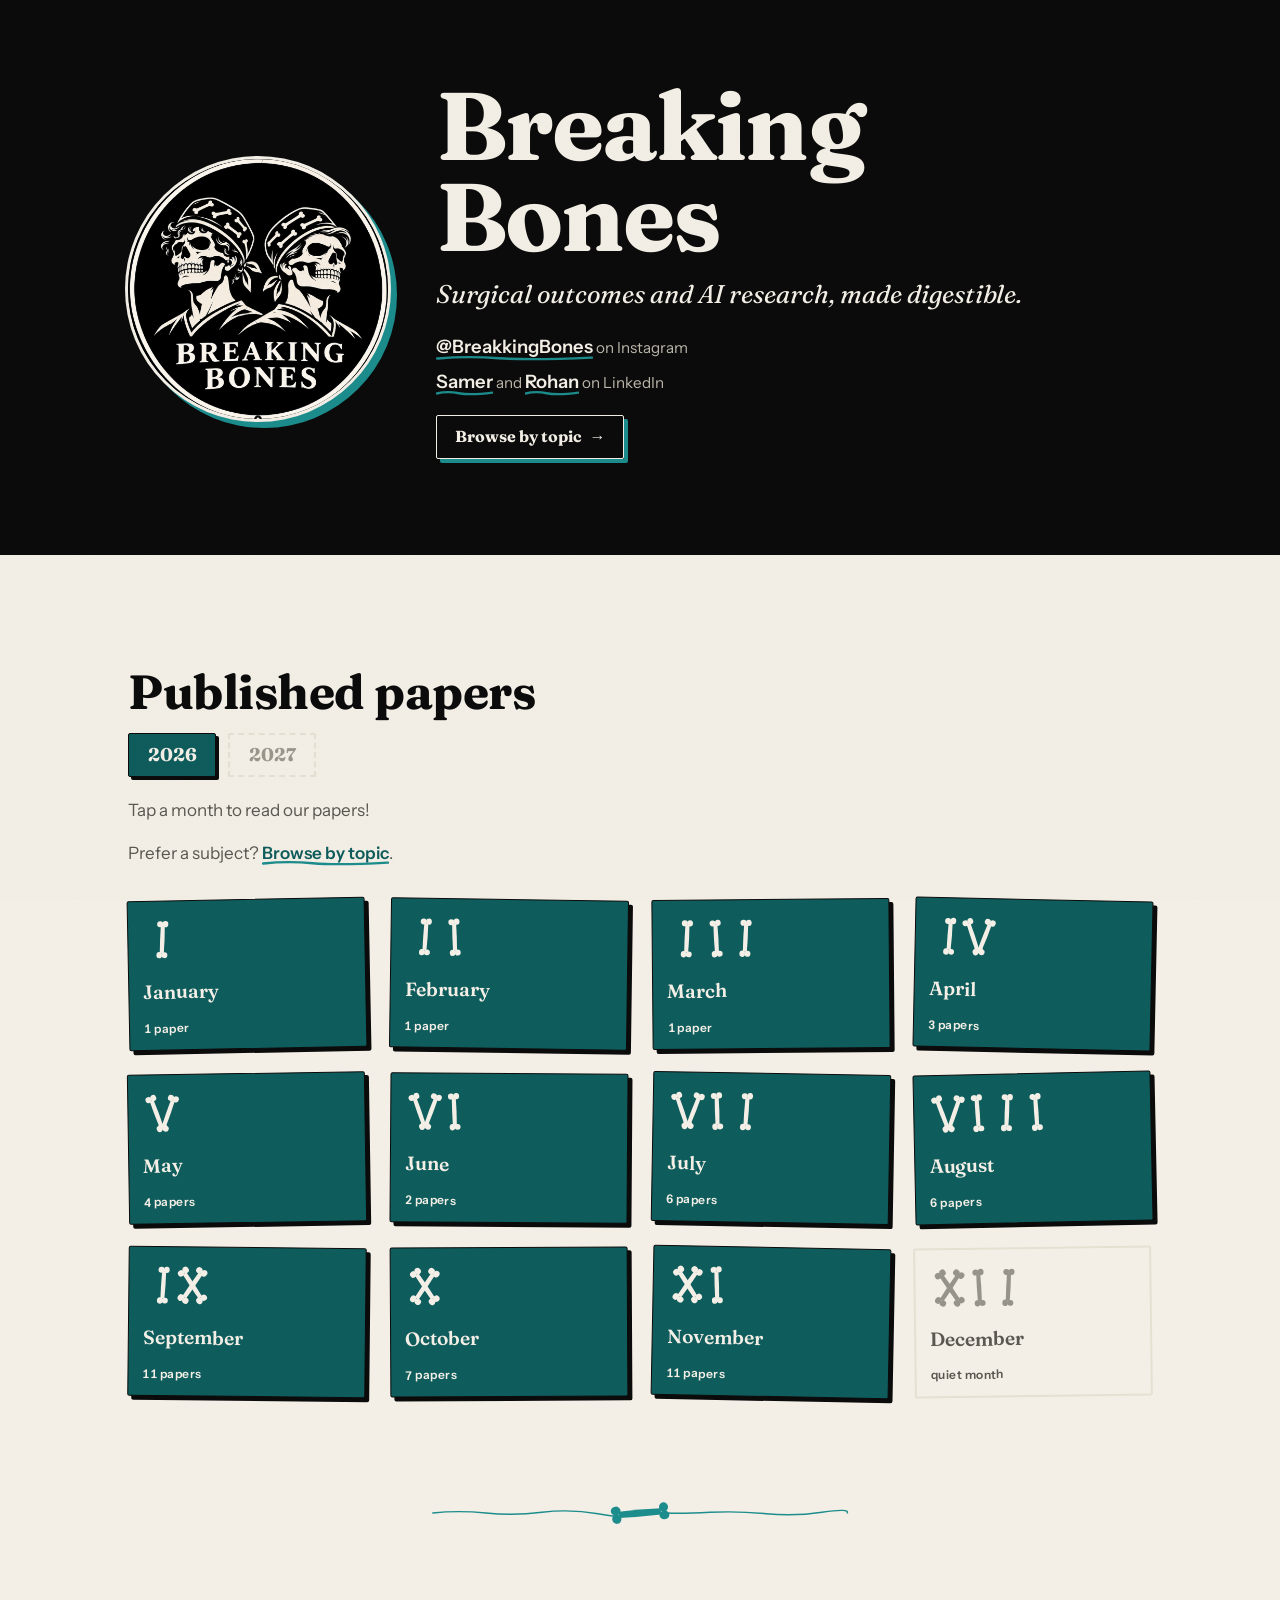
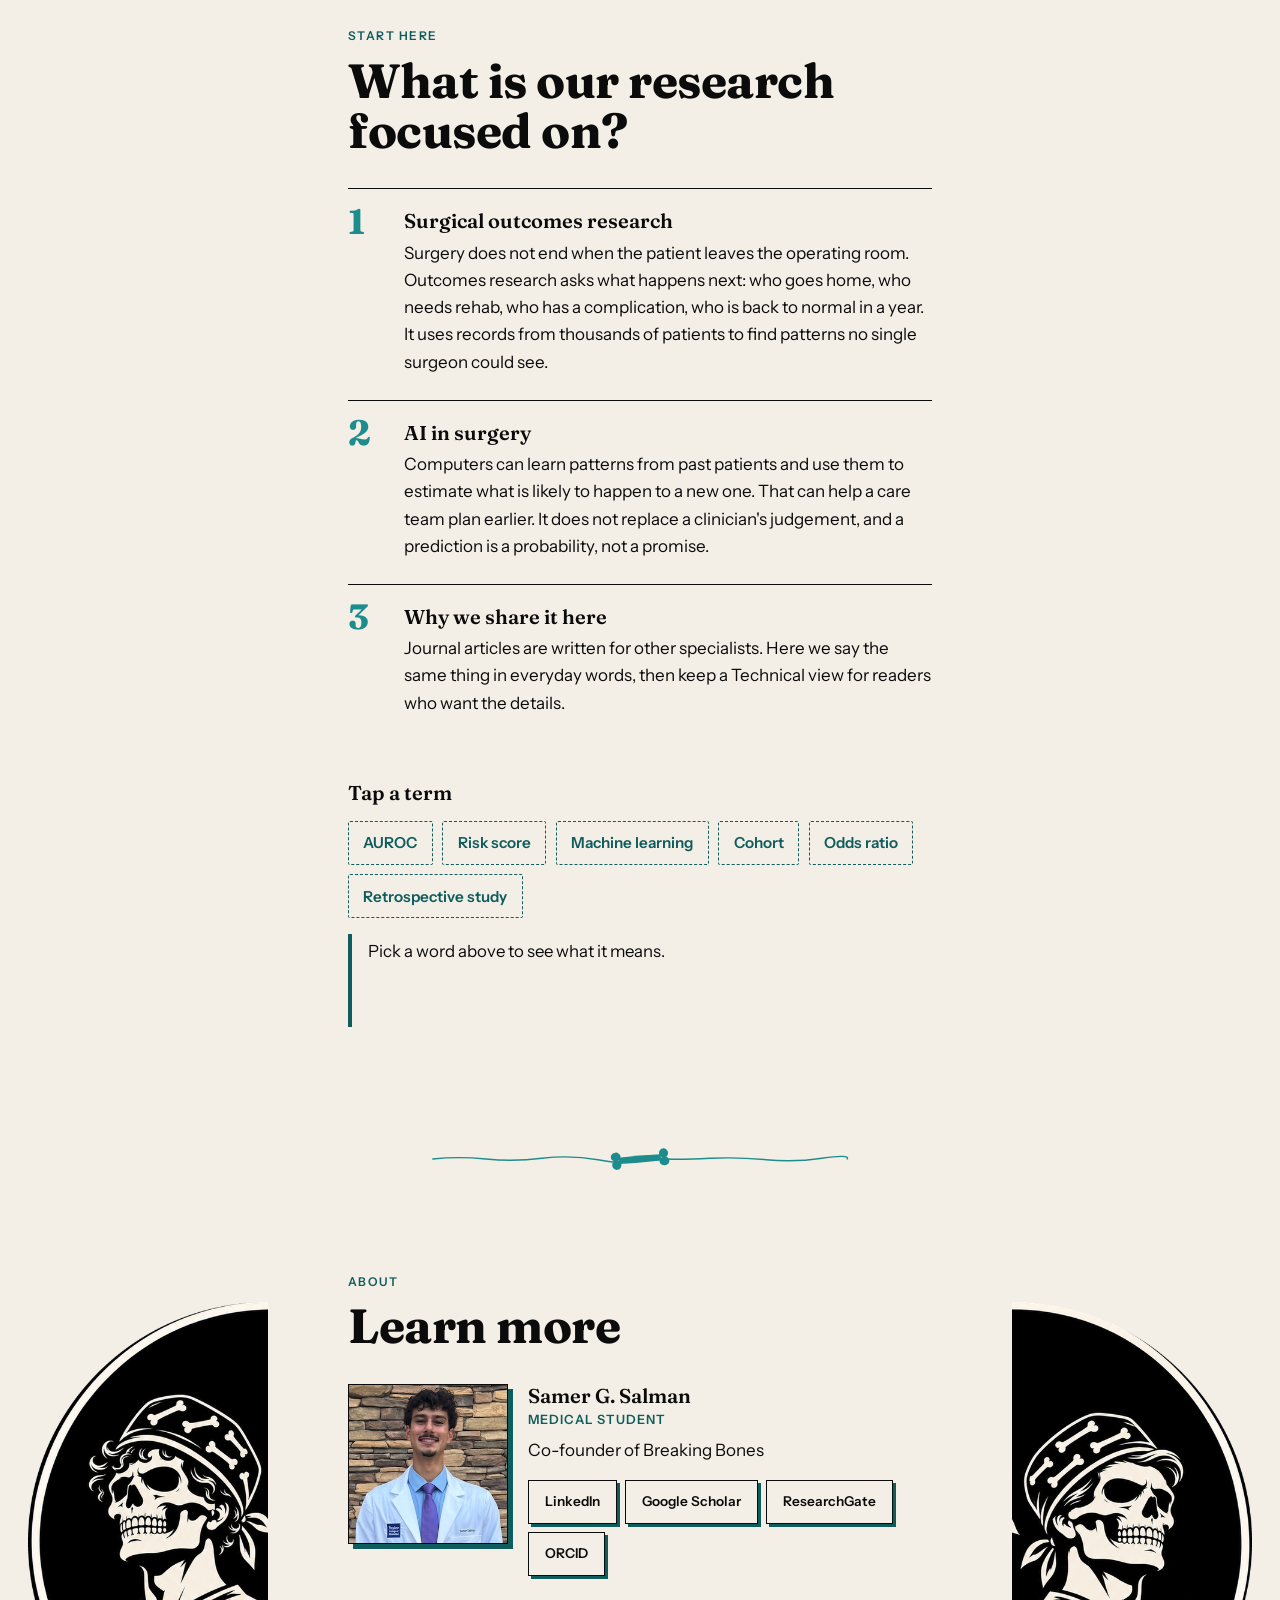
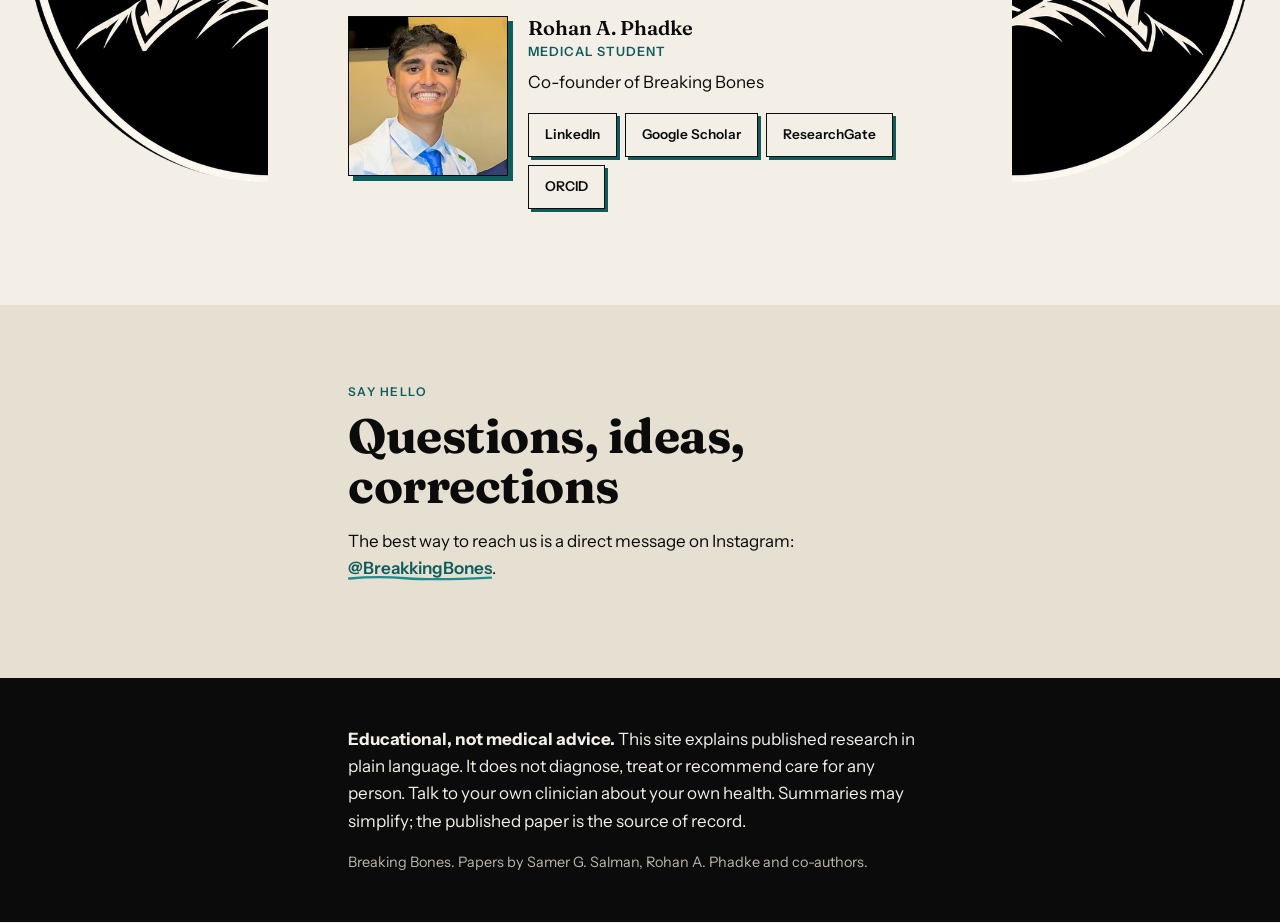
<file: index.html>
<!DOCTYPE html>
<html lang="en">
<head>
<meta charset="utf-8">
<meta name="viewport" content="width=device-width, initial-scale=1, viewport-fit=cover">
<title>Breaking Bones | Surgical outcomes and AI research, made digestible</title>
<meta name="description" content="Plain-English stories from the published surgical outcomes and AI research of Samer G. Salman and Rohan A. Phadke. Find us on Instagram @BreakkingBones.">
<meta name="theme-color" content="#0B0B0B">
<link rel="icon" href="assets/favicon.ico" sizes="any">
<link rel="icon" type="image/png" sizes="32x32" href="assets/favicon-32.png">
<link rel="apple-touch-icon" href="assets/apple-touch-icon-180.png">
<meta property="og:type" content="website">
<meta property="og:title" content="Breaking Bones">
<meta property="og:description" content="Surgical outcomes and AI research, made digestible.">
<meta property="og:url" content="https://samersalman.github.io/samer-rohan-breaking-bones/">
<meta property="og:image" content="https://samersalman.github.io/samer-rohan-breaking-bones/assets/og-image.png">
<meta property="og:image:width" content="1200">
<meta property="og:image:height" content="630">
<meta property="og:image:alt" content="Breaking Bones logo: two skulls in scrub caps">
<meta name="twitter:card" content="summary_large_image">
<meta name="twitter:image" content="https://samersalman.github.io/samer-rohan-breaking-bones/assets/og-image.png">
<link rel="canonical" href="https://samersalman.github.io/samer-rohan-breaking-bones/">
<link rel="preload" href="assets/fonts/fraunces-latin-wght-normal.woff2" as="font" type="font/woff2" crossorigin>
<link rel="stylesheet" href="css/style.css">
<link rel="stylesheet" href="css/topics.css">
<script src="js/app.js" defer></script>
<script src="js/hunt.js" defer></script>
</head>
<body>
<a class="skip" href="#calendar-heading">Skip to the calendar</a>
<div id="page">
<header class="hero">
  <div class="wrap hero-inner">
    <button type="button" class="hero-logo egg" id="egg" aria-label="Breaking Bones logo: two skulls in scrub caps">
      <img class="half half-l" src="assets/logo-circle.png" alt="" width="220" height="220" fetchpriority="high">
      <img class="half half-r" src="assets/logo-circle.png" alt="" width="220" height="220">
      <svg class="cracks" viewBox="0 0 100 100" aria-hidden="true" focusable="false"><g class="c-ink"><path class="cm" pathLength="100" d="M52 0 L47 11 L55 22 L46 34 L54 46 L45 58 L56 70 L47 82 L53 92 L50 100"/><path class="cb" data-at="2" pathLength="1" d="M55 22 L63 18 L69 21"/><path class="cb" data-at="3" pathLength="1" d="M46 34 L38 30 L32 35"/><path class="cb" data-at="4" pathLength="1" d="M54 46 L62 50 L68 47"/><path class="cb" data-at="5" pathLength="1" d="M45 58 L37 63 L30 61"/><path class="cb" data-at="6" pathLength="1" d="M56 70 L64 75 L70 73"/></g><g class="c-bone"><path class="cm" pathLength="100" d="M52 0 L47 11 L55 22 L46 34 L54 46 L45 58 L56 70 L47 82 L53 92 L50 100"/><path class="cb" data-at="2" pathLength="1" d="M55 22 L63 18 L69 21"/><path class="cb" data-at="3" pathLength="1" d="M46 34 L38 30 L32 35"/><path class="cb" data-at="4" pathLength="1" d="M54 46 L62 50 L68 47"/><path class="cb" data-at="5" pathLength="1" d="M45 58 L37 63 L30 61"/><path class="cb" data-at="6" pathLength="1" d="M56 70 L64 75 L70 73"/></g></svg>
    </button>
    <div class="hero-text">
      <h1>Breaking Bones</h1>
      <p class="tagline">Surgical outcomes and AI research, made digestible.</p>
      <p class="handle"><a href="https://www.instagram.com/breakkingbones/" target="_blank" rel="noopener">@BreakkingBones</a> <span>on Instagram</span></p>
      <p class="handle hero-linkedin"><a href="https://www.linkedin.com/in/samer-g-salman/" target="_blank" rel="noopener">Samer</a> <span>and</span> <a href="https://www.linkedin.com/in/rohanphadke/" target="_blank" rel="noopener">Rohan</a> <span>on LinkedIn</span></p>
      <p class="topics-cta"><a class="btn-topics" href="topics.html">Browse by topic <span aria-hidden="true">&rarr;</span></a></p>
    </div>
  </div>
</header>

<main id="main">
<section class="calendar-section" aria-labelledby="calendar-heading">
  <div class="wrap wide">
    <h2 id="calendar-heading">Published papers</h2>
    <div class="year-switch" role="group" aria-label="Year">
      <button type="button" id="year-label" class="year-btn" aria-pressed="true">2026</button>
      <button type="button" class="year-btn" disabled aria-label="2027, coming soon">2027</button>
    </div>
    <p class="lede">Tap a month to read our papers!</p>
    <p class="lede topics-link">Prefer a subject? <a href="topics.html">Browse by topic</a>.</p>
    <div id="calendar" class="calendar" role="list" aria-label="Months"></div>
    <p id="data-error" class="data-error" hidden>We could not load the papers just now. Please refresh in a moment.</p>
    <p id="preview-note" class="preview-note" hidden>Preview mode: draft summaries are visible and marked DRAFT. They have not been checked by the authors.</p>
  </div>
</section>

<div class="divider" aria-hidden="true"></div>

<section class="start" id="start" aria-labelledby="start-heading">
  <div class="wrap">
    <p class="eyebrow">Start here</p>
    <h2 id="start-heading">What is our research focused on?</h2>
    <ol class="steps">
      <li><h3>Surgical outcomes research</h3><p>Surgery does not end when the patient leaves the operating room. Outcomes research asks what happens next: who goes home, who needs rehab, who has a complication, who is back to normal in a year. It uses records from thousands of patients to find patterns no single surgeon could see.</p></li>
      <li><h3>AI in surgery</h3><p>Computers can learn patterns from past patients and use them to estimate what is likely to happen to a new one. That can help a care team plan earlier. It does not replace a clinician's judgement, and a prediction is a probability, not a promise.</p></li>
      <li><h3>Why we share it here</h3><p>Journal articles are written for other specialists. Here we say the same thing in everyday words, then keep a Technical view for readers who want the details.</p></li>
    </ol>
    <h3 class="gloss-title" id="gloss-title">Tap a term</h3>
    <div class="glossary" id="glossary" aria-labelledby="gloss-title"></div>
    <p class="gloss-def" id="gloss-def" role="status" aria-live="polite">Pick a word above to see what it means.</p>
  </div>
</section>

<div class="divider" aria-hidden="true"></div>

<section class="about" id="about" aria-labelledby="about-heading">
  <div class="wrap">
    <p class="eyebrow">About</p>
    <h2 id="about-heading">Learn more</h2>
    <div class="people">
      <article class="person">
        <img src="headshots/samer.jpg" alt="Headshot of Samer G. Salman" width="240" height="240" loading="lazy" data-fallback="assets/headshots-placeholder/samer.svg">
        <div>
          <h3>Samer G. Salman</h3>
          <p class="role">Medical Student</p>
          <p>Co-founder of Breaking Bones</p>
          <p class="profile-links" aria-label="Samer's profiles">
            <a class="btn" href="https://www.linkedin.com/in/samer-g-salman/" target="_blank" rel="noopener">LinkedIn</a>
            <a class="btn" href="https://scholar.google.com/citations?hl=en&amp;user=MxS5ruAAAAAJ" target="_blank" rel="noopener">Google Scholar</a>
            <a class="btn" href="https://www.researchgate.net/profile/Samer-Salman-3" target="_blank" rel="noopener">ResearchGate</a>
            <a class="btn" href="https://orcid.org/0009-0007-9897-4071" target="_blank" rel="noopener">ORCID</a>
          </p>
        </div>
      </article>
      <article class="person">
        <img src="headshots/rohan.jpg" alt="Headshot of Rohan A. Phadke" width="240" height="240" loading="lazy" data-fallback="assets/headshots-placeholder/rohan.svg">
        <div>
          <h3>Rohan A. Phadke</h3>
          <p class="role">Medical Student</p>
          <p>Co-founder of Breaking Bones</p>
          <p class="profile-links" aria-label="Rohan's profiles">
            <a class="btn" href="https://www.linkedin.com/in/rohanphadke/" target="_blank" rel="noopener">LinkedIn</a>
            <a class="btn" href="https://scholar.google.com/citations?hl=en&amp;user=DhprjK4AAAAJ" target="_blank" rel="noopener">Google Scholar</a>
            <a class="btn" href="https://www.researchgate.net/profile/Rohan-Phadke-6" target="_blank" rel="noopener">ResearchGate</a>
            <a class="btn" href="https://orcid.org/0000-0002-8611-6711" target="_blank" rel="noopener">ORCID</a>
          </p>
        </div>
      </article>
    </div>
  </div>
</section>

<section class="contact" id="contact" aria-labelledby="contact-heading">
  <div class="wrap">
    <p class="eyebrow">Say hello</p>
    <h2 id="contact-heading">Questions, ideas, corrections</h2>
    <p>The best way to reach us is a direct message on Instagram: <a href="https://www.instagram.com/breakkingbones/" target="_blank" rel="noopener">@BreakkingBones</a>.</p>
  </div>
</section>
</main>

<footer class="site-footer">
  <div class="wrap">
    <p><strong>Educational, not medical advice.</strong> This site explains published research in plain language. It does not diagnose, treat or recommend care for any person. Talk to your own clinician about your own health. Summaries may simplify; the published paper is the source of record.</p>
    <p class="small">Breaking Bones. Papers by Samer G. Salman, Rohan A. Phadke and co-authors.</p>
  </div>
</footer>
</div>

<section id="month-view" class="month-view" role="dialog" aria-modal="true" aria-labelledby="month-title" hidden></section>
<div id="live" class="sr-only" aria-live="polite"></div>
<aside id="hunt" class="hunt" aria-labelledby="hunt-title" hidden></aside>
<button type="button" id="hunt-pill" class="hunt-pill" hidden></button>
</body>
</html>
</file>
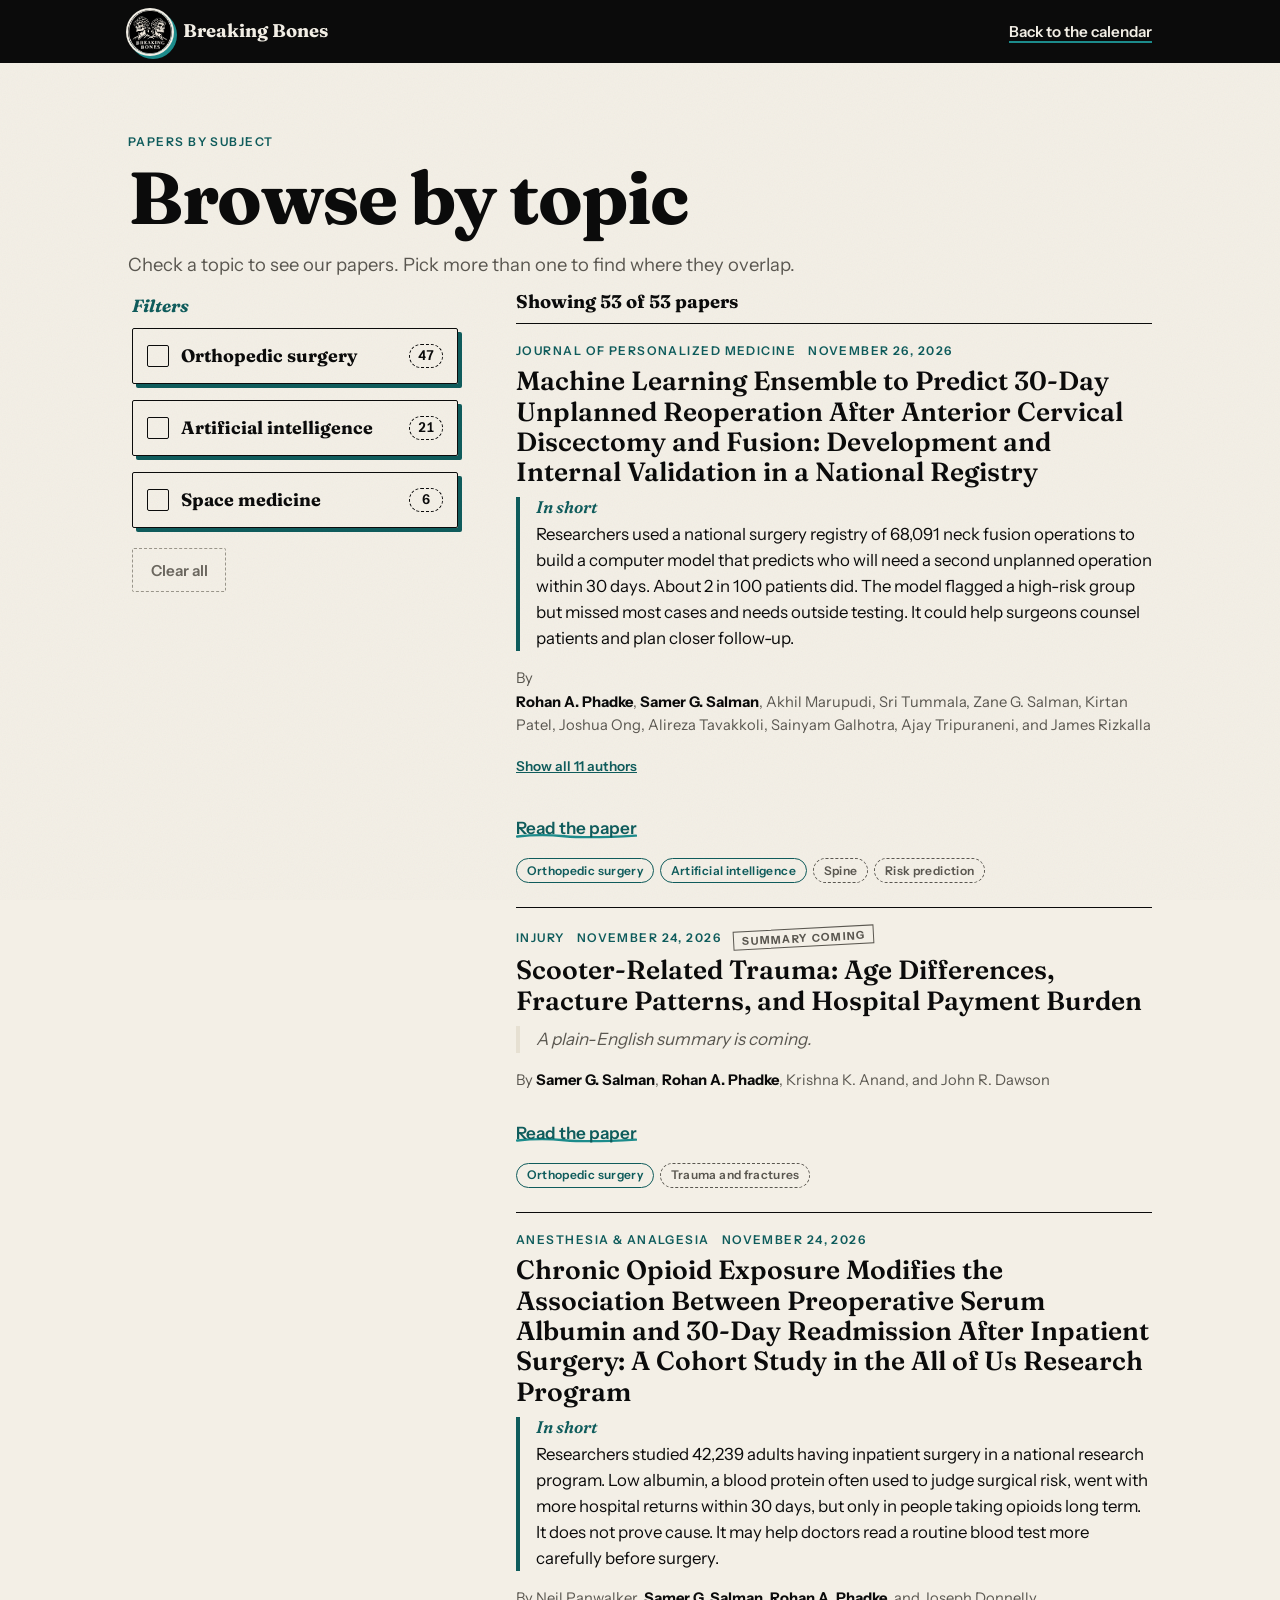
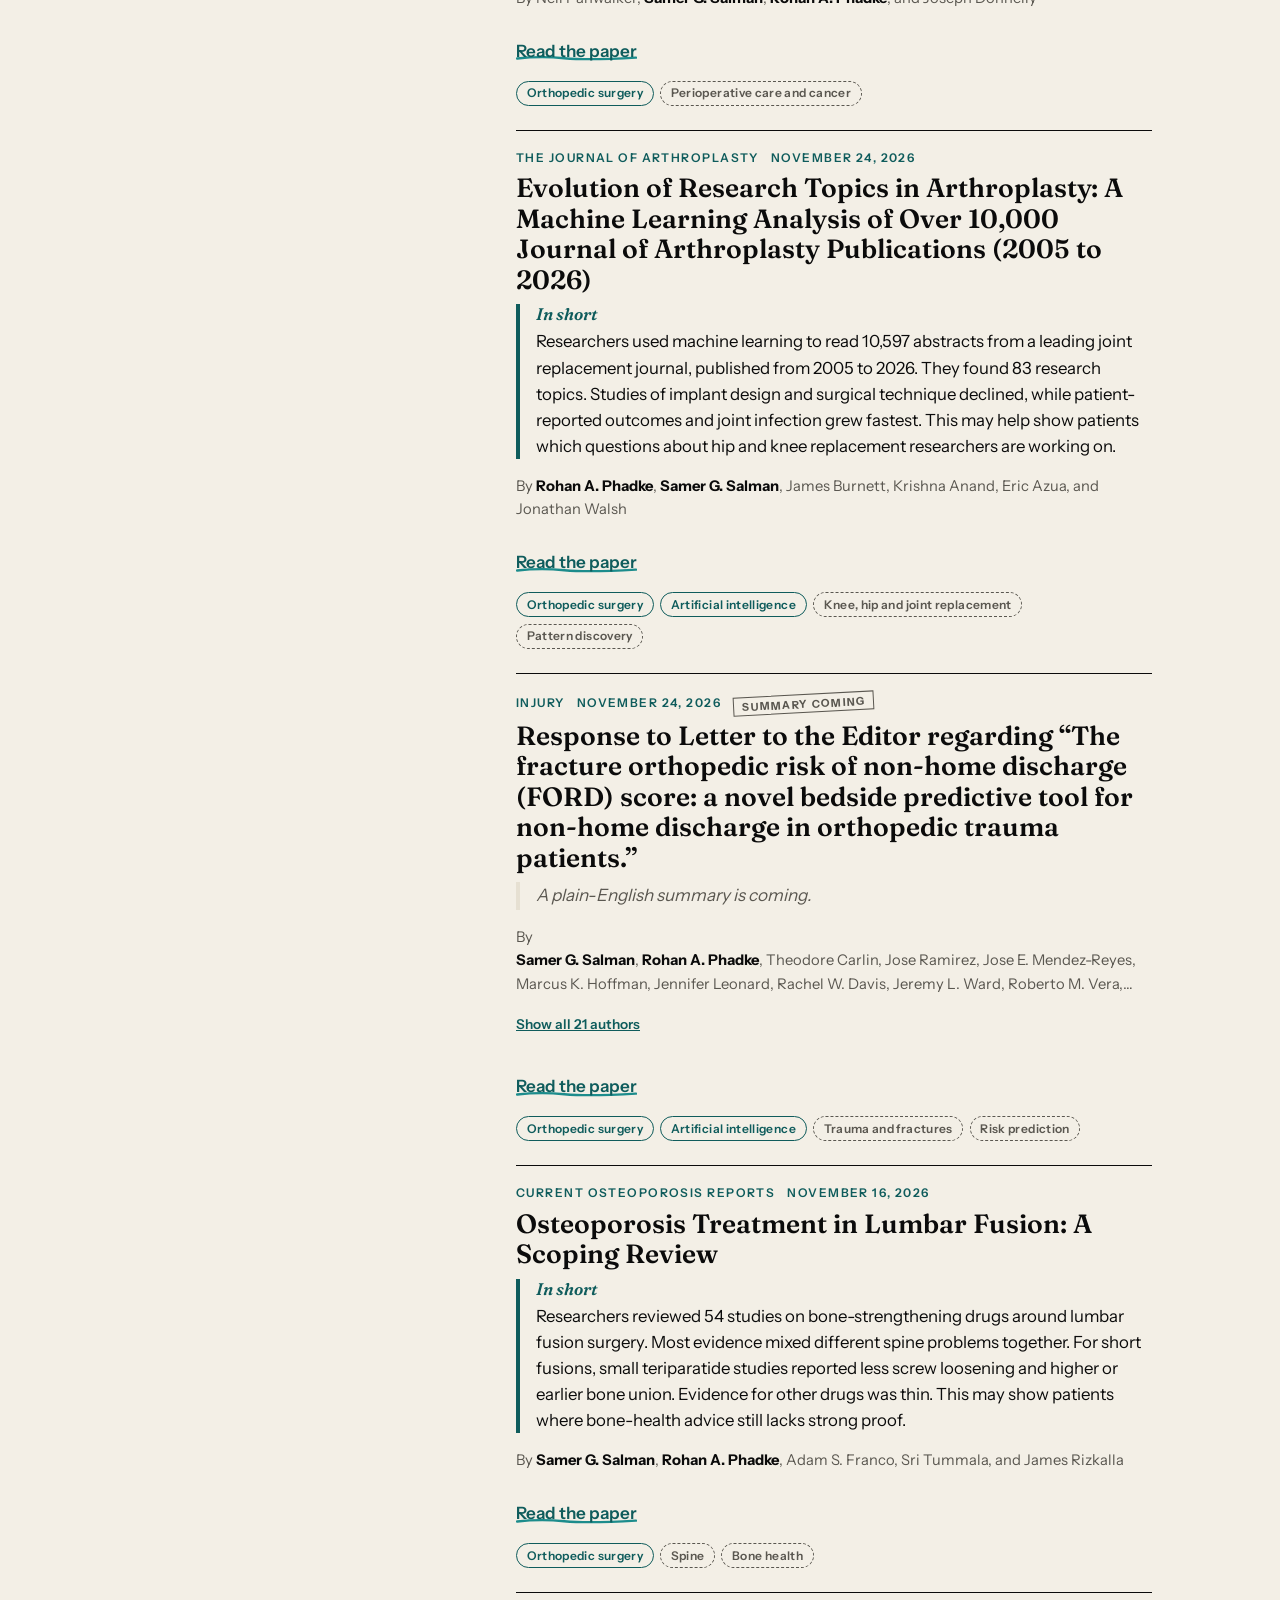
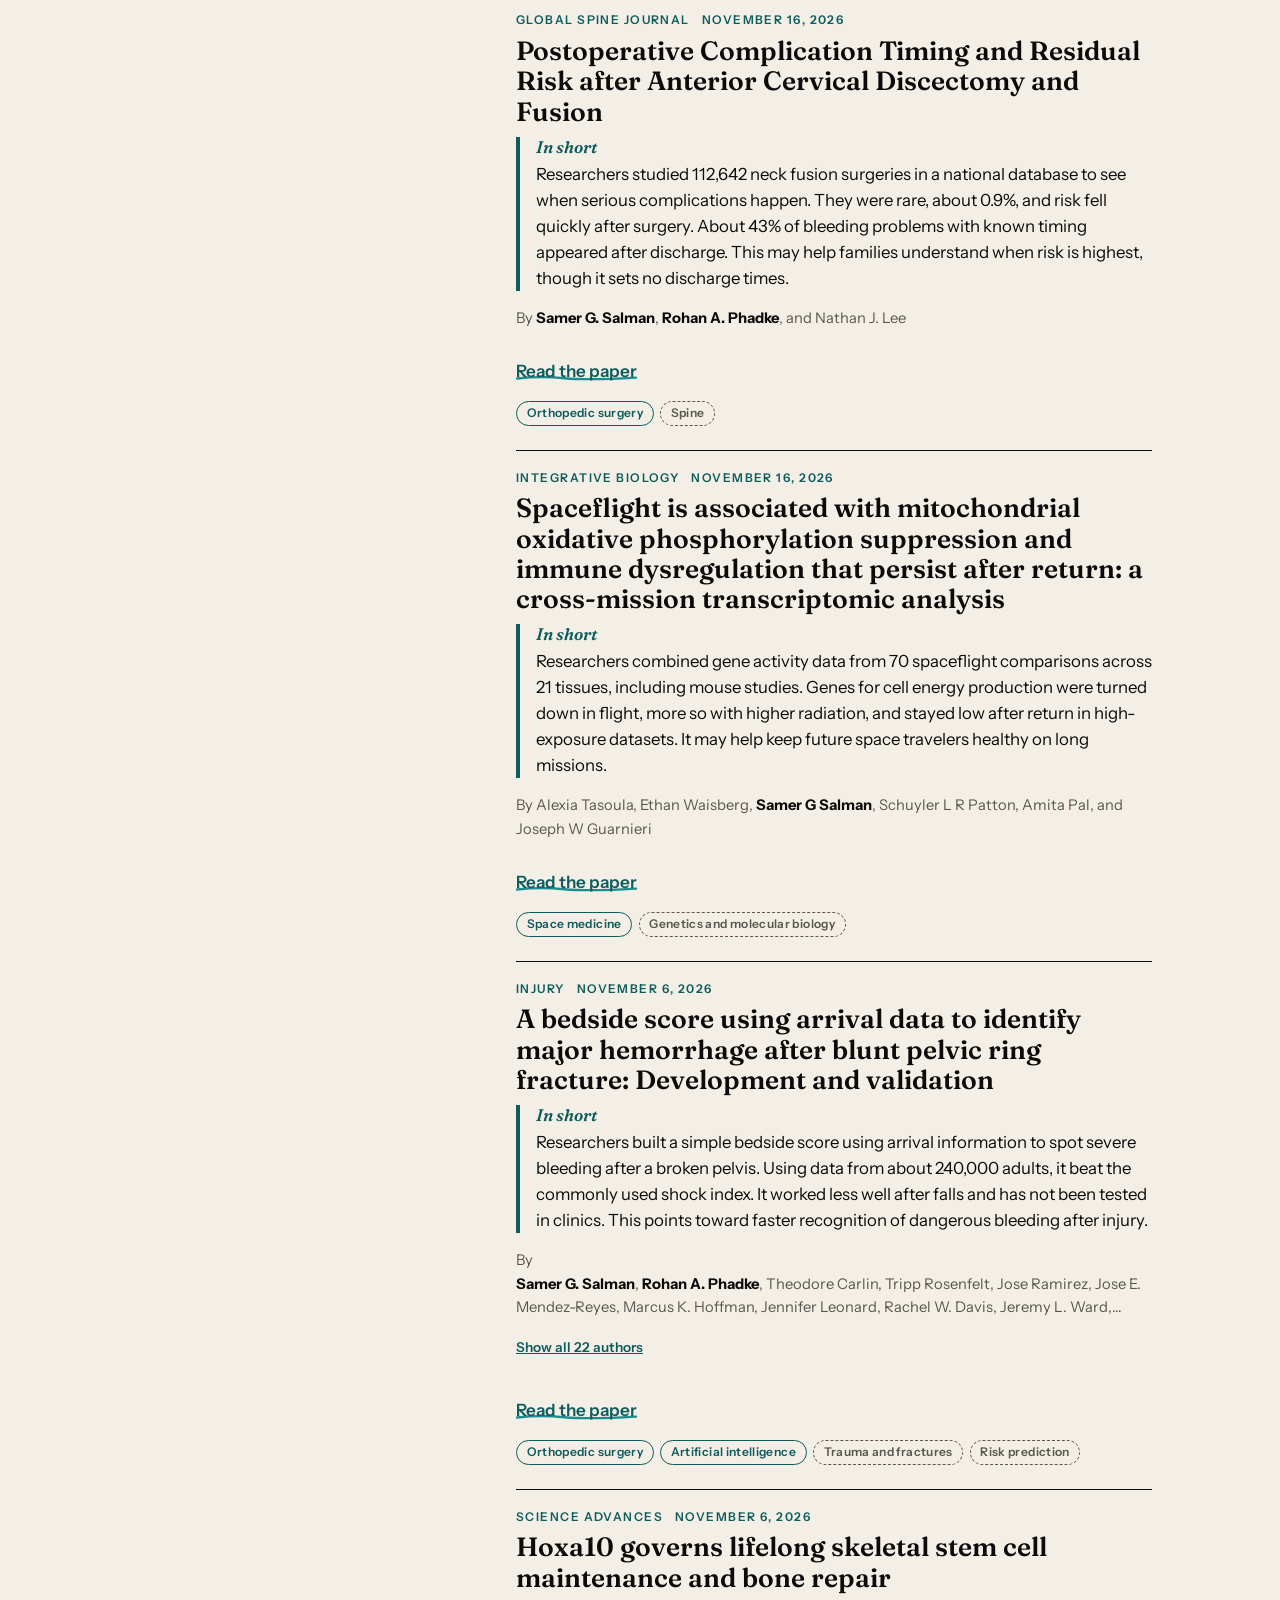
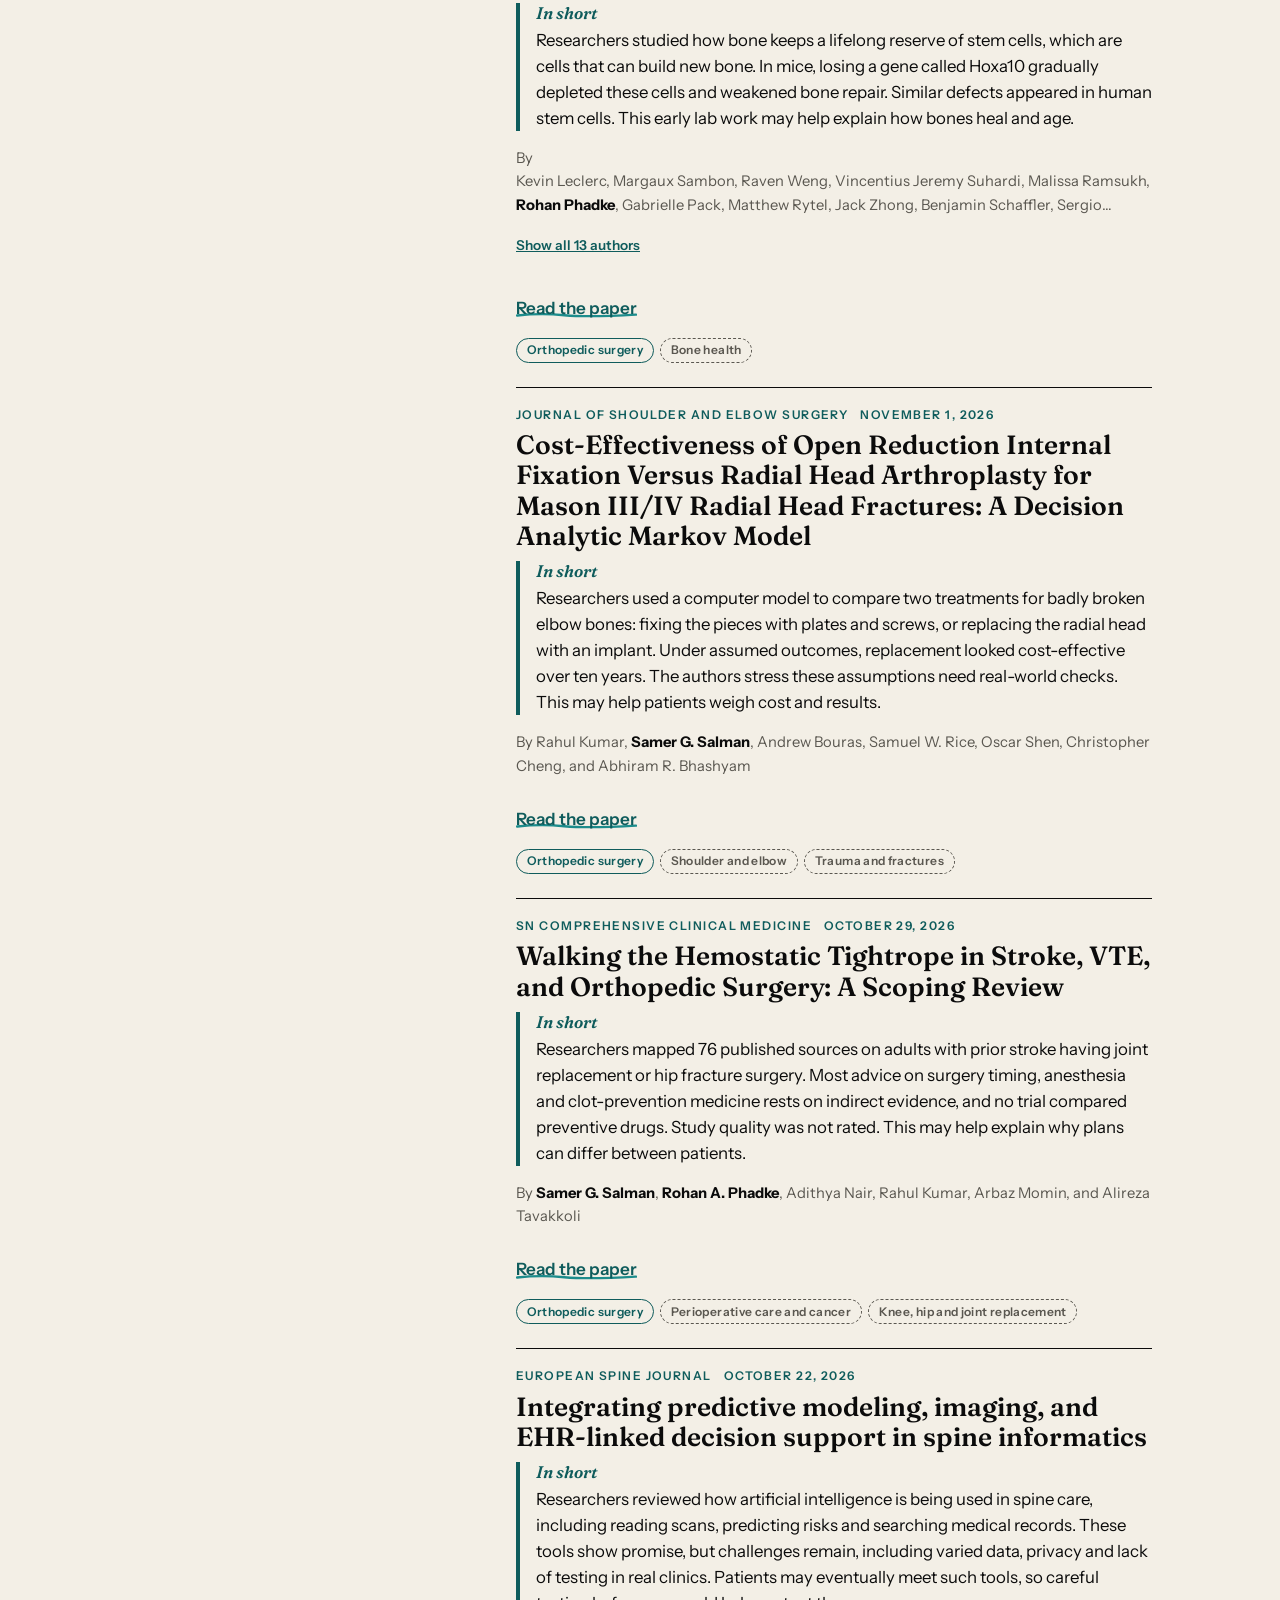
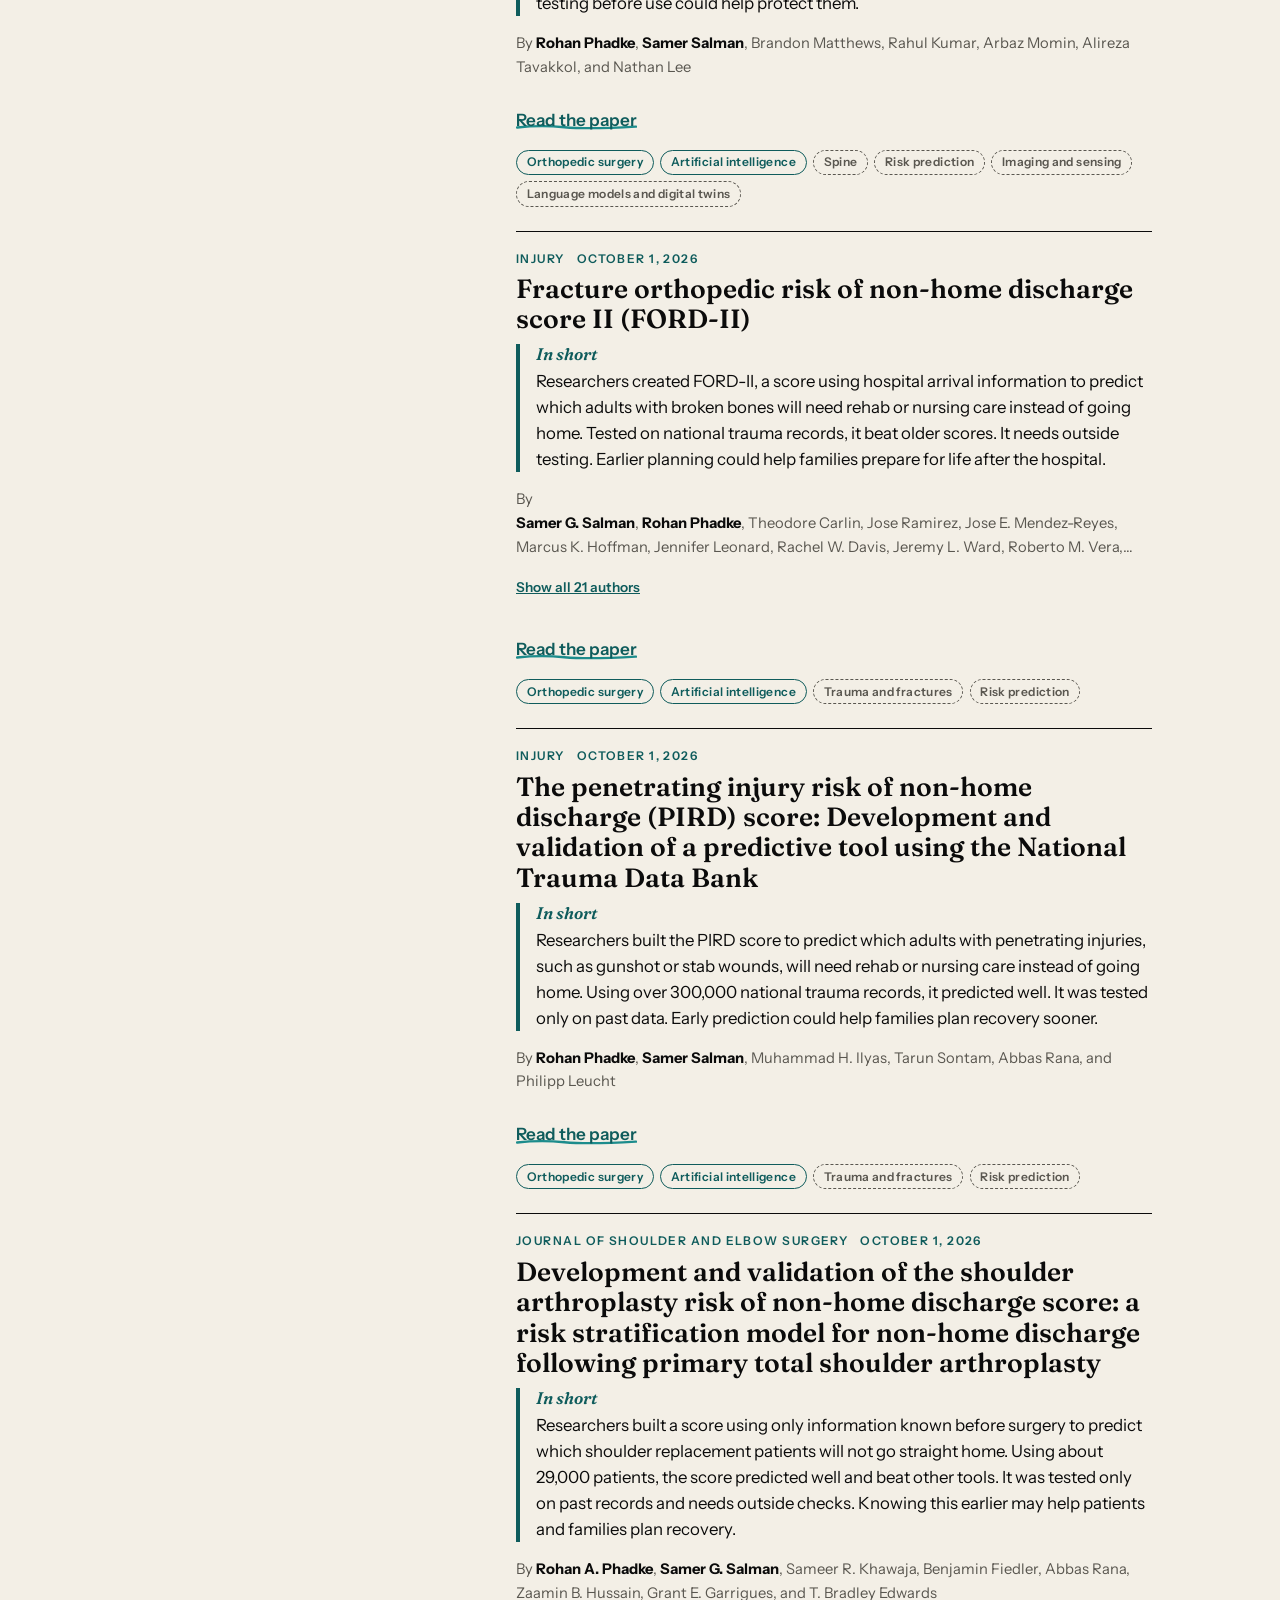
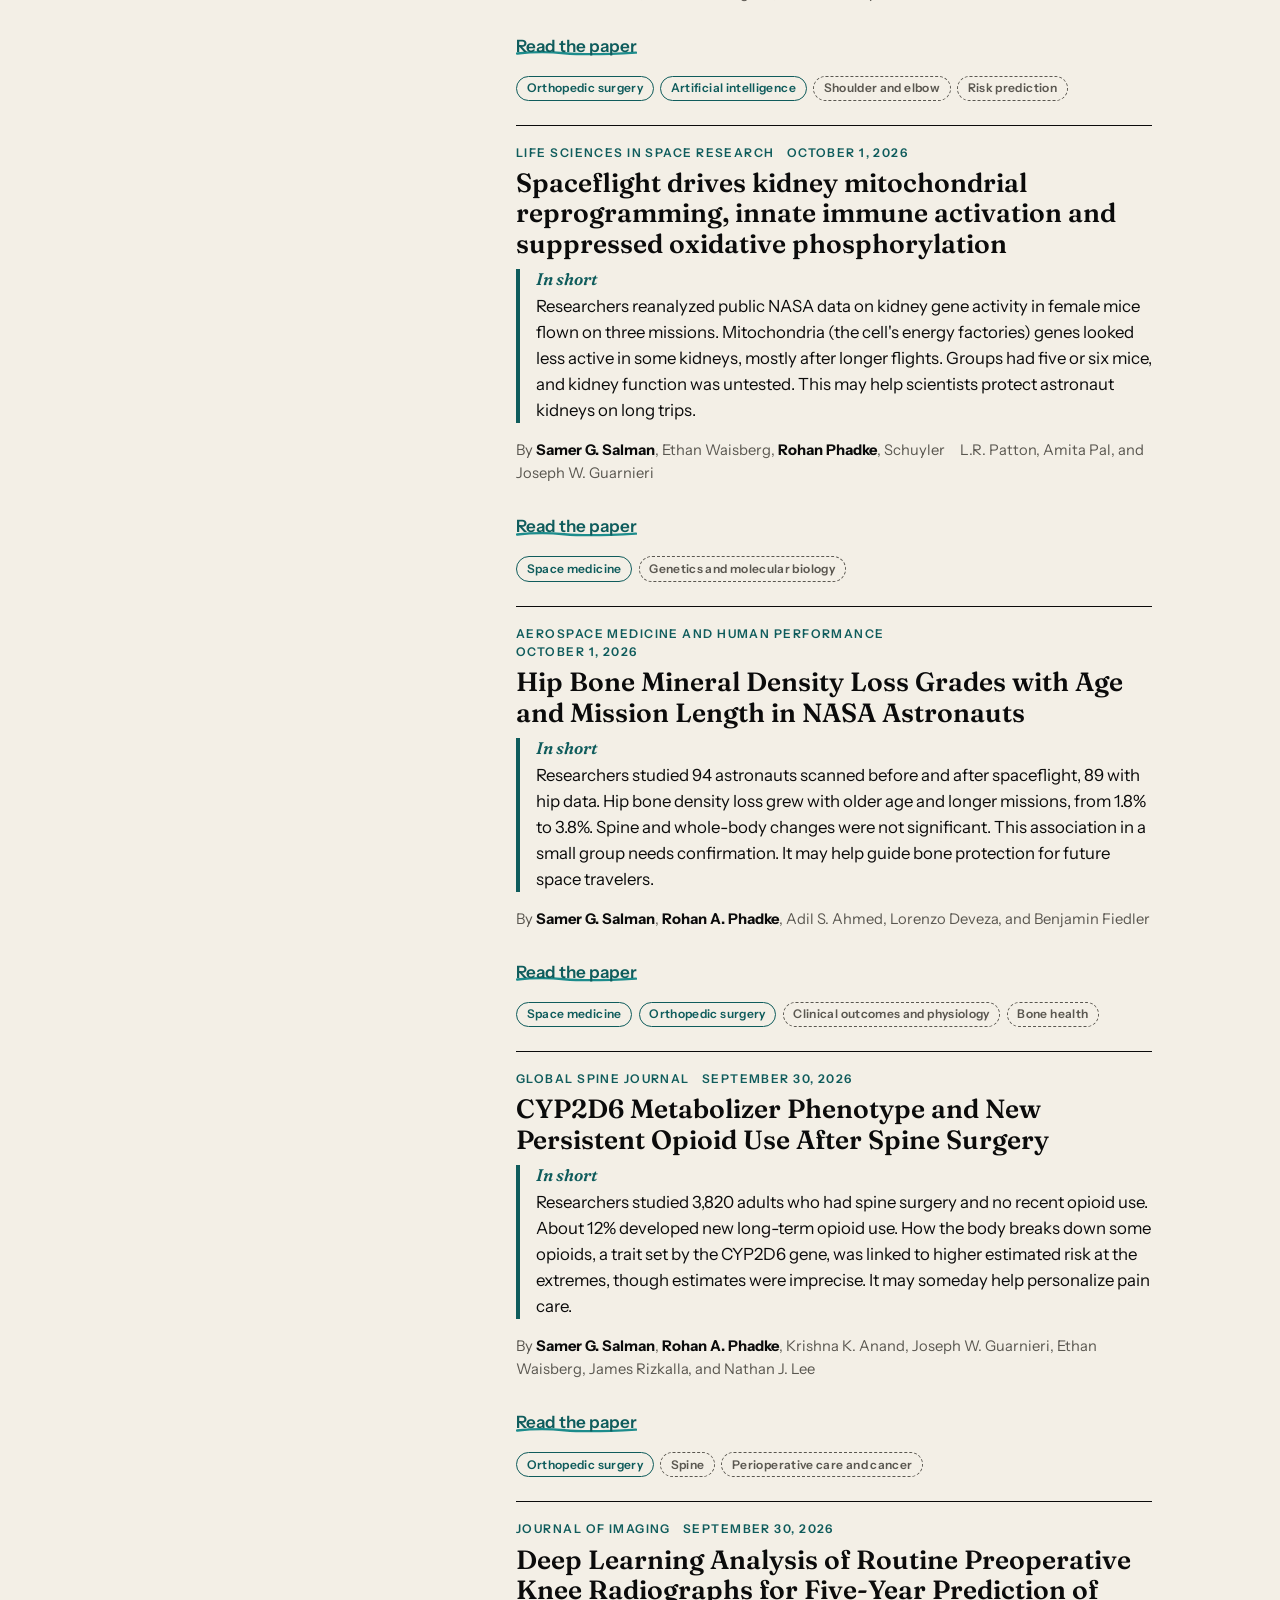
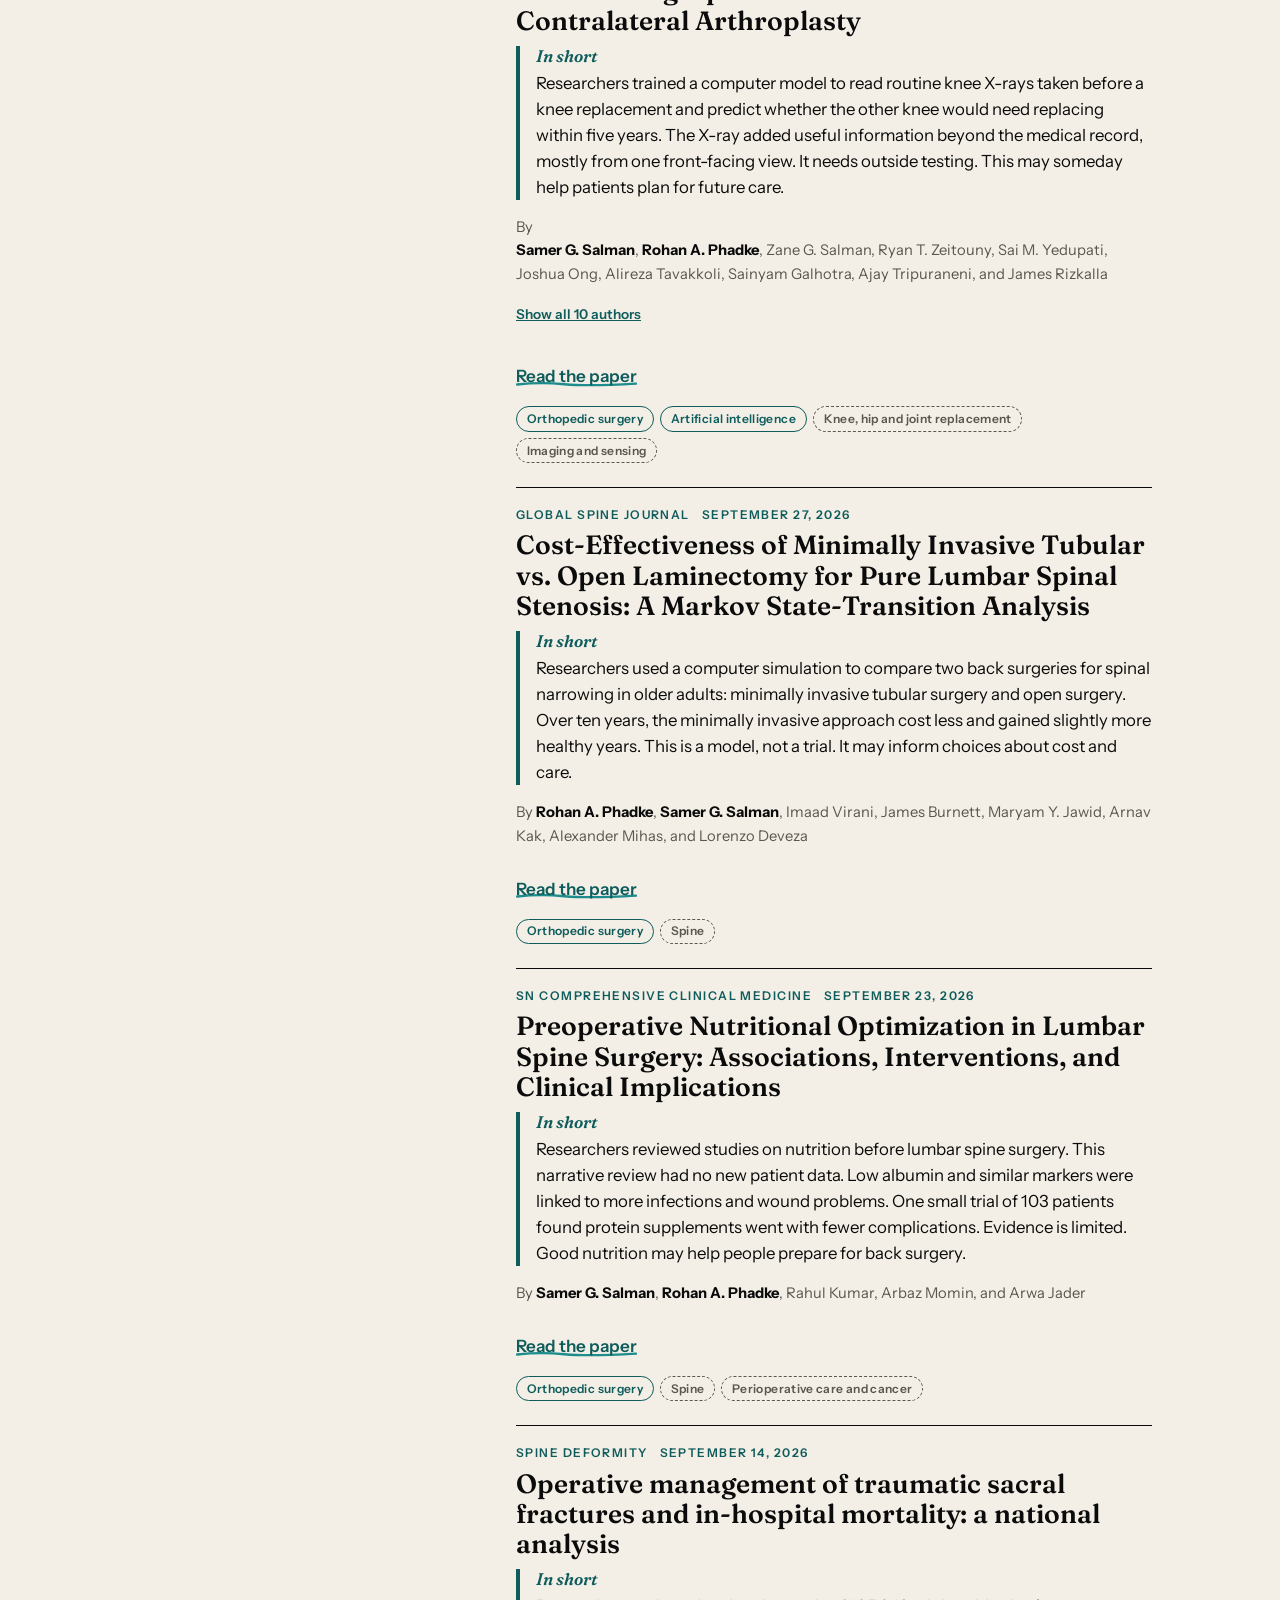
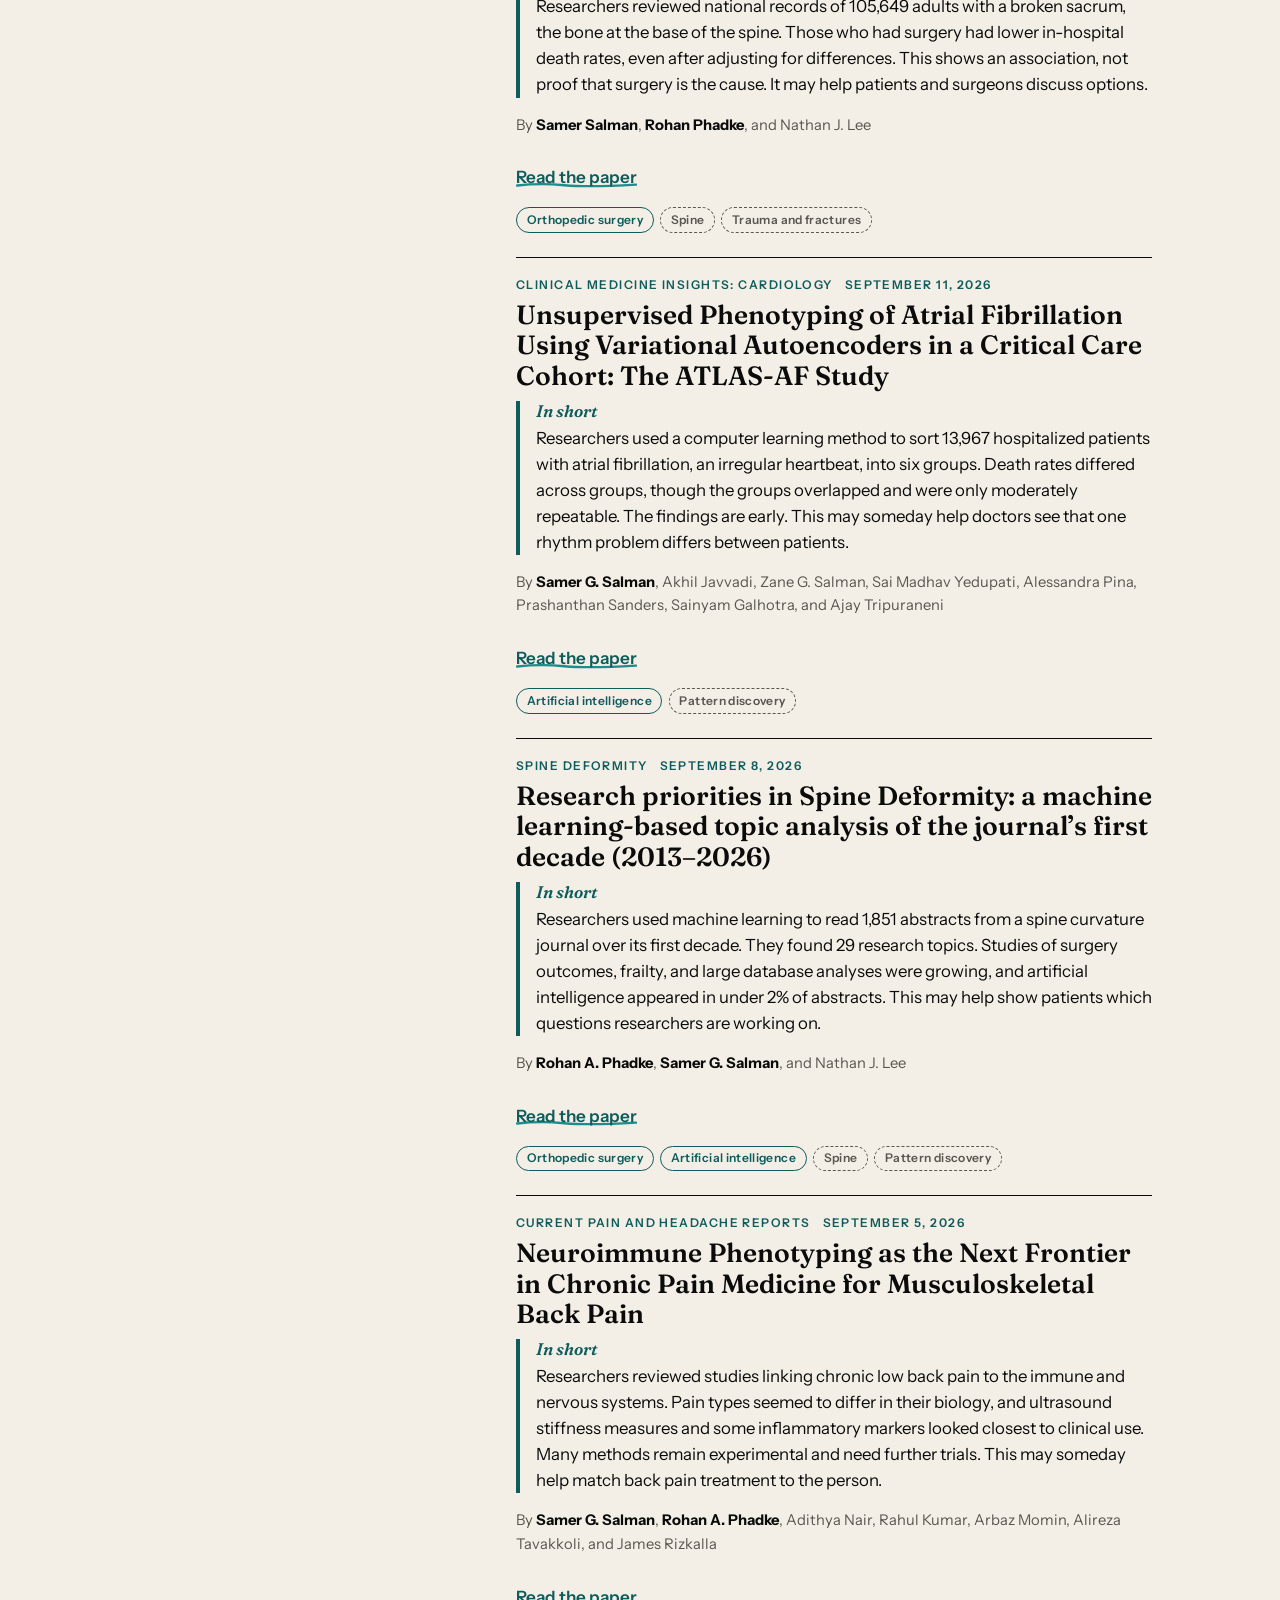
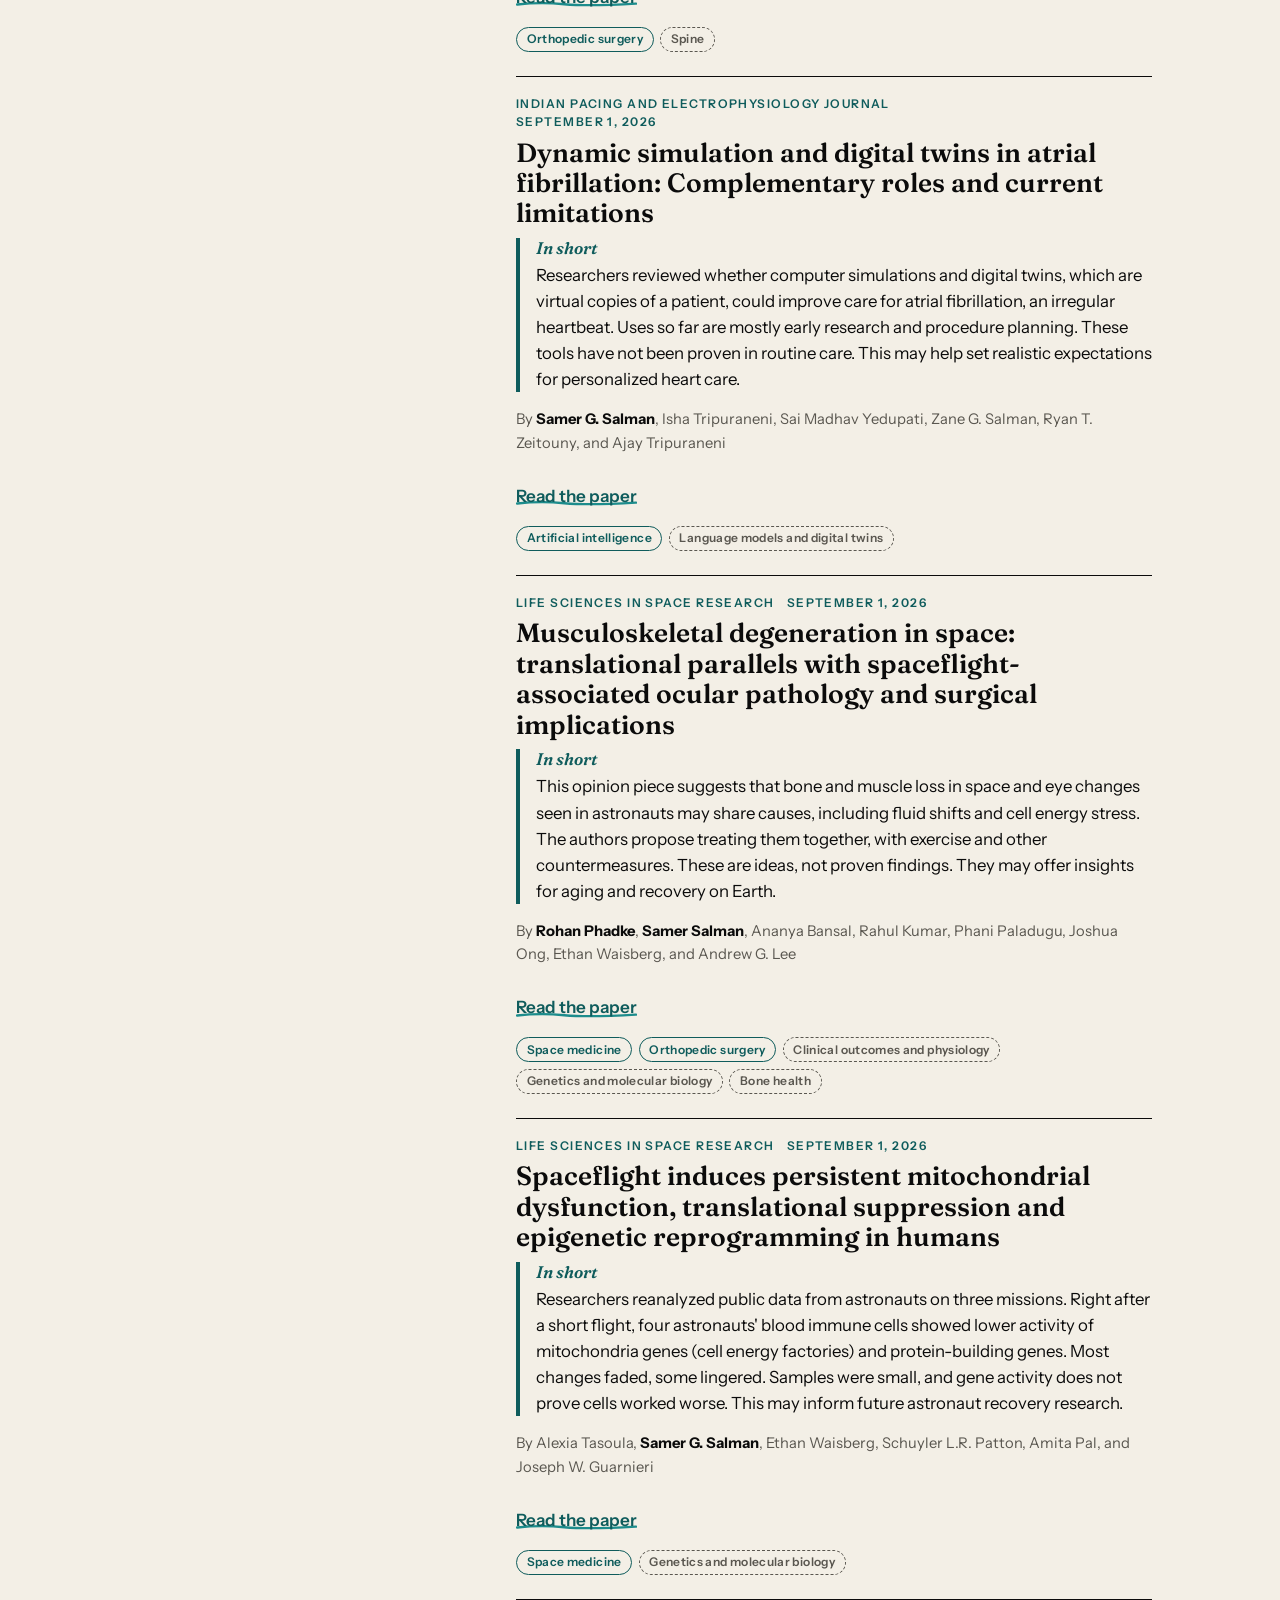
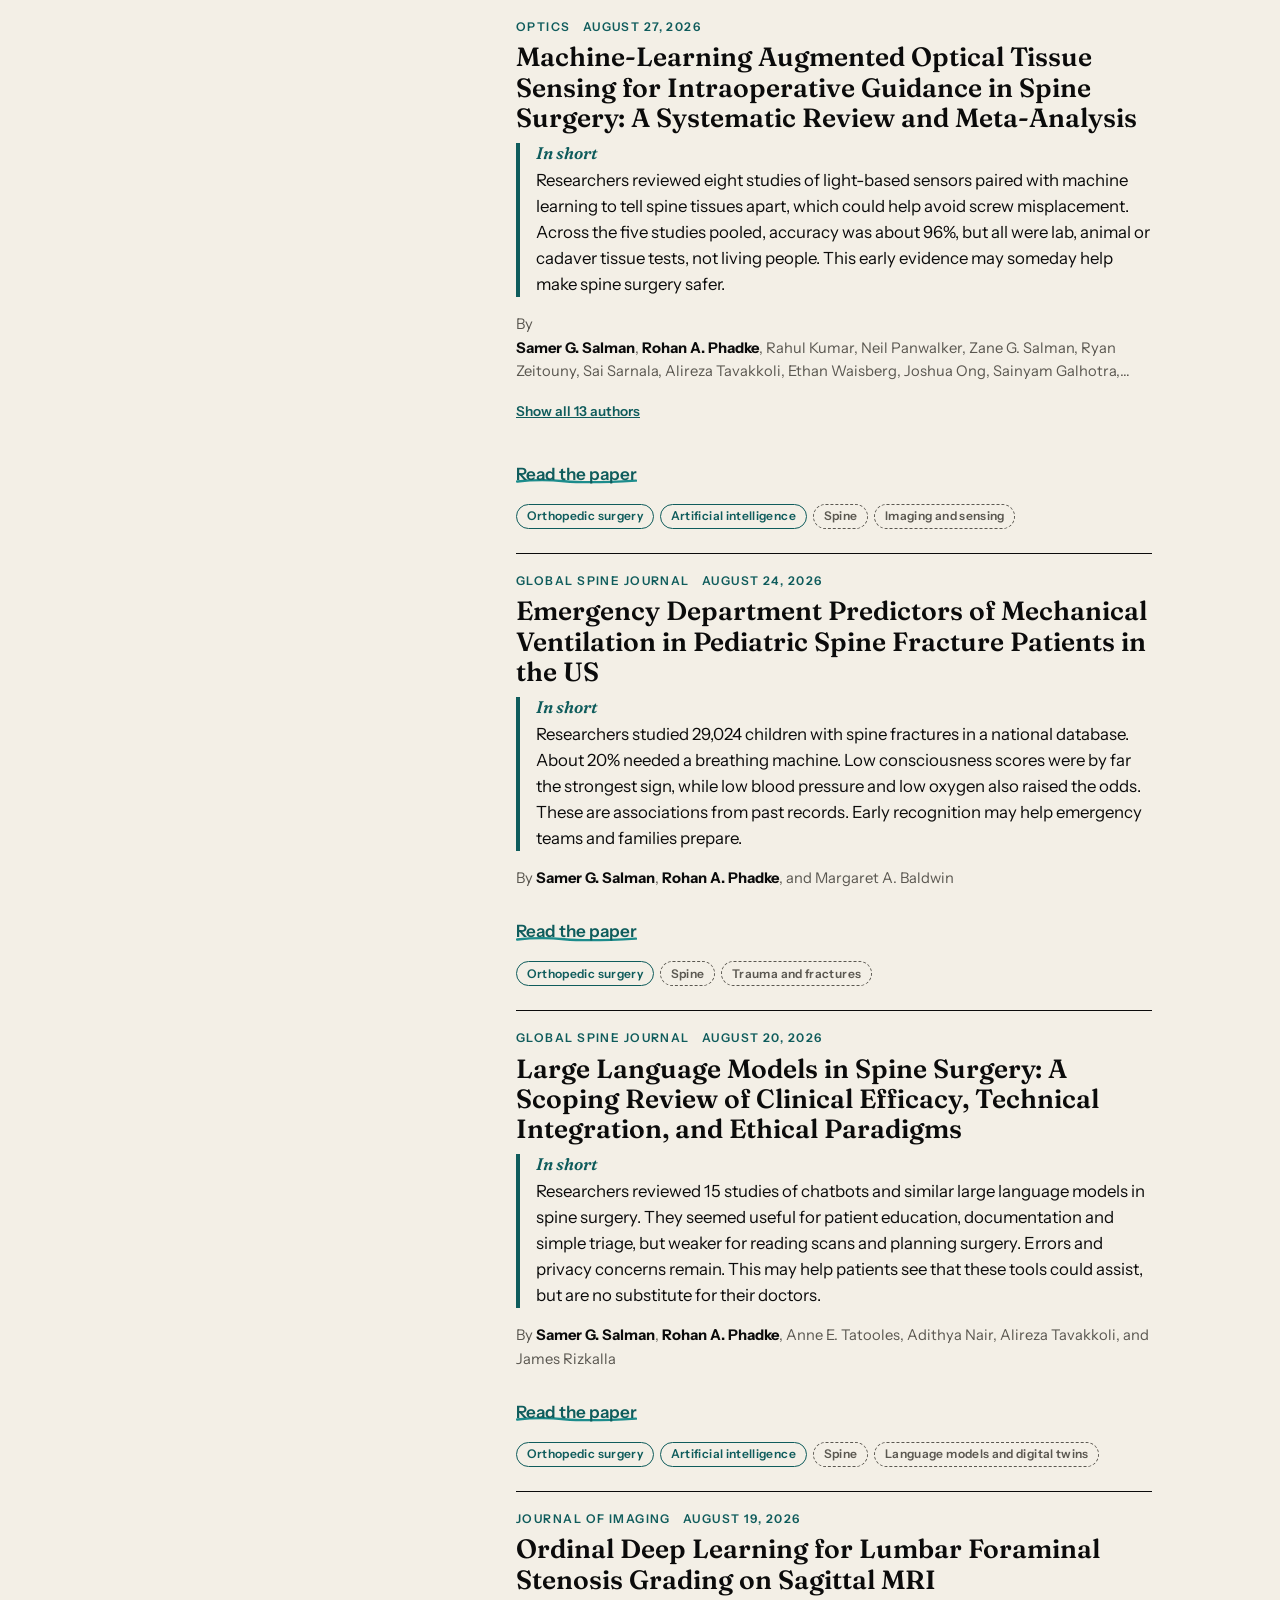
<file: topics.html>
<!DOCTYPE html>
<html lang="en">
<head>
<meta charset="utf-8">
<meta name="viewport" content="width=device-width, initial-scale=1, viewport-fit=cover">
<title>Browse by topic | Breaking Bones</title>
<meta name="description" content="Browse the published papers of Samer G. Salman and Rohan A. Phadke by topic: orthopedic surgery, artificial intelligence and space medicine. Pick more than one topic to find where they overlap.">
<meta name="theme-color" content="#0B0B0B">
<link rel="icon" href="assets/favicon.ico" sizes="any">
<link rel="icon" type="image/png" sizes="32x32" href="assets/favicon-32.png">
<link rel="apple-touch-icon" href="assets/apple-touch-icon-180.png">
<meta property="og:type" content="website">
<meta property="og:title" content="Browse by topic | Breaking Bones">
<meta property="og:description" content="Check a topic to see our papers. Pick more than one to find where they overlap.">
<meta property="og:image" content="https://samersalman.github.io/samer-rohan-breaking-bones/assets/og-image.png">
<meta name="twitter:card" content="summary_large_image">
<link rel="preload" href="assets/fonts/fraunces-latin-wght-normal.woff2" as="font" type="font/woff2" crossorigin>
<link rel="stylesheet" href="css/style.css">
<link rel="stylesheet" href="css/topics.css">
<script src="js/topics.js" defer></script>
</head>
<body class="topics-page">
<a class="skip" href="#filters-heading">Skip to the filters</a>
<div id="page">
<header class="t-head">
  <div class="wrap wide t-head-inner">
    <a class="t-brand" href="index.html"><img src="assets/logo-circle.png" alt="" width="48" height="48"><span>Breaking Bones</span></a>
    <a class="t-back-top" href="index.html">Back to the calendar</a>
  </div>
</header>

<main id="main">
  <div class="wrap wide t-intro">
    <p class="eyebrow">Papers by subject</p>
    <h1 class="t-title">Browse by topic</h1>
    <p class="t-lede">Check a topic to see our papers. Pick more than one to find where they overlap.</p>
    <p class="t-back"><a href="index.html">Back to the calendar</a></p>
  </div>

  <div class="wrap wide t-layout">
    <form class="t-filters" id="filters" aria-labelledby="filters-heading" onsubmit="return false">
      <h2 id="filters-heading" tabindex="-1">Filters</h2>
      <fieldset class="t-topics">
        <legend>Topics</legend>
        <div id="topic-groups" class="t-groups"></div>
      </fieldset>
      <div class="t-actions">
        <button type="button" id="clear-all" class="t-clear">Clear all</button>
      </div>
    </form>

    <div class="t-results" aria-labelledby="results-heading">
      <h2 id="results-heading" class="t-count-line"><span id="count" role="status" aria-live="polite" aria-atomic="true">Loading papers</span></h2>
      <p id="data-error" class="data-error" hidden>We could not load the papers just now. Please refresh in a moment.</p>
      <div id="empty" class="t-empty" hidden>
        <div class="t-empty-mark" aria-hidden="true">?</div>
        <p>No paper matches all of those. Try unchecking one.</p>
      </div>
      <div id="list" class="t-list"></div>
      <noscript><p>This page needs JavaScript to filter papers. You can still browse them by month on the <a href="index.html">calendar</a>.</p></noscript>
    </div>
  </div>
</main>

<div class="divider" aria-hidden="true"></div>

<footer class="site-footer">
  <div class="wrap">
    <p><strong>Educational, not medical advice.</strong> This site explains published research in plain language. It does not diagnose, treat or recommend care for any person. Talk to your own clinician about your own health. Summaries may simplify; the published paper is the source of record.</p>
    <p class="small">Breaking Bones. Papers by Samer G. Salman, Rohan A. Phadke and co-authors. <a href="index.html">Back to the calendar</a></p>
  </div>
</footer>
</div>
</body>
</html>
</file>
<file: css/style.css>
@font-face{font-family:"Fraunces";src:url("../assets/fonts/fraunces-latin-wght-normal.woff2") format("woff2");font-weight:100 900;font-style:normal;font-display:swap}
@font-face{font-family:"Fraunces";src:url("../assets/fonts/fraunces-latin-wght-italic.woff2") format("woff2");font-weight:100 900;font-style:italic;font-display:swap}
@font-face{font-family:"Instrument Sans";src:url("../assets/fonts/instrument-sans-latin-wght-normal.woff2") format("woff2");font-weight:400 700;font-style:normal;font-display:swap}

:root{--bone:#F3EFE6;--bone-dark:#E6E0D2;--ink:#0B0B0B;--ink-60:#5A5750;--teal:#0F5C5C;--teal-light:#1C8C8C;
--serif:"Fraunces",Georgia,"Times New Roman",serif;--sans:"Instrument Sans",system-ui,-apple-system,"Segoe UI",sans-serif;
--ease:cubic-bezier(.22,1,.36,1);--gut:20px}
@media(min-width:600px){:root{--gut:32px}}@media(min-width:900px){:root{--gut:48px}}
*{box-sizing:border-box}
html{scroll-behavior:smooth;-webkit-text-size-adjust:100%}
body{margin:0;background:var(--bone);color:var(--ink);font:400 1.0625rem/1.6 var(--sans)}
body.lock{overflow:hidden}
body::before{content:"";position:fixed;inset:0;pointer-events:none;z-index:50;opacity:.05;mix-blend-mode:multiply;
background-image:url("data:image/svg+xml,%3Csvg xmlns='http://www.w3.org/2000/svg' width='160' height='160'%3E%3Cfilter id='n'%3E%3CfeTurbulence type='fractalNoise' baseFrequency='.8' numOctaves='2' stitchTiles='stitch'/%3E%3C/filter%3E%3Crect width='160' height='160' filter='url(%23n)'/%3E%3C/svg%3E")}
img{max-width:100%;height:auto}
.wrap{max-width:680px;margin-inline:auto;padding-inline:var(--gut)}
.wrap.wide{max-width:1120px}
.sr-only{position:absolute;width:1px;height:1px;overflow:hidden;clip:rect(0 0 0 0);white-space:nowrap}
.skip{position:absolute;left:-999px;top:0;background:var(--ink);color:var(--bone);padding:.75rem 1rem;z-index:100}
.skip:focus{left:0}
:focus-visible{outline:3px solid var(--teal);outline-offset:3px}
.hero :focus-visible,.site-footer :focus-visible{outline-color:var(--bone)}
a{color:var(--teal);font-weight:600;text-decoration:none;background:url("data:image/svg+xml,%3Csvg xmlns='http://www.w3.org/2000/svg' viewBox='0 0 100 6' preserveAspectRatio='none'%3E%3Cpath d='M1 3.5 Q20 1 40 3.2 T99 2.6' fill='none' stroke='%231C8C8C' stroke-width='2.4' stroke-linecap='round'/%3E%3C/svg%3E") 0 100%/100% 6px no-repeat;padding-bottom:3px}
a:hover{background-size:100% 8px}
h1,h2,h3{font-family:var(--serif);margin:0;font-weight:700}
h2{font-size:clamp(1.8rem,5vw,3rem);line-height:1.05;letter-spacing:-.01em;margin-bottom:1rem}
h3{font-size:1.25rem;line-height:1.2;font-weight:600}
p{margin:0 0 1rem;max-width:62ch}
.eyebrow{font:600 .75rem/1.2 var(--sans);text-transform:uppercase;letter-spacing:.12em;color:var(--teal);margin:0 0 .75rem}
.lede{color:var(--ink-60);margin-bottom:2rem}
section{padding-block:clamp(3rem,9vw,6rem)}
.divider{height:40px;background:currentColor;-webkit-mask:url("../assets/bone-divider.svg") center/min(420px,80%) 28px no-repeat;mask:url("../assets/bone-divider.svg") center/min(420px,80%) 28px no-repeat;color:var(--teal-light)}

/* hero */
.hero{background:var(--ink);color:var(--bone);padding:clamp(2.5rem,8vw,5rem) 0 clamp(3rem,9vw,6rem)}
.hero-inner{max-width:1120px;display:grid;gap:1.5rem;align-items:center}
@media(min-width:700px){.hero-inner{grid-template-columns:auto 1fr;gap:3rem}}
.hero-logo{width:clamp(140px,34vw,260px);height:auto;border-radius:50%;margin-bottom:-2.5rem;box-shadow:0 0 0 3px var(--bone),6px 6px 0 3px var(--teal-light)}
@media(max-width:699px){.hero-logo{margin-bottom:0;justify-self:center}}
.hero .eyebrow{color:var(--teal-light)}
.hero h1{font-size:clamp(2.6rem,9vw,6rem);line-height:.95;letter-spacing:-.02em}
.tagline{font:italic 400 clamp(1.15rem,3vw,1.6rem)/1.3 var(--serif);margin:1rem 0 1.25rem}
.handle{margin:0}.handle a{color:var(--bone);font-size:1.15rem}.handle span{color:#bdb8ab;font-size:.95rem}
.hero-linkedin{margin-top:.4rem}

/* calendar */
.calendar-section{padding-top:clamp(4rem,10vw,7rem)}
.calendar{display:grid;grid-template-columns:repeat(3,1fr);gap:12px}
.calendar>div{display:flex}.calendar>div>.tile{flex:1;min-width:0}
@media(min-width:600px){.calendar{gap:20px}}
@media(min-width:900px){.calendar{grid-template-columns:repeat(4,1fr);gap:24px}}
.tile{--rot:0deg;appearance:none;font:inherit;color:var(--bone);text-align:left;cursor:pointer;background:var(--teal);border:1.5px solid var(--ink);border-radius:2px;
padding:10px 10px 12px;min-height:112px;display:flex;flex-direction:column;justify-content:space-between;gap:8px;transform:rotate(var(--rot));
box-shadow:4px 4px 0 var(--ink);touch-action:manipulation;transition:transform .25s var(--ease),box-shadow .25s var(--ease)}
.tile .num{display:block;height:34px;width:100%;background:currentColor;-webkit-mask-position:left center;mask-position:left center;-webkit-mask-size:contain;mask-size:contain;-webkit-mask-repeat:no-repeat;mask-repeat:no-repeat}
.tile .name{font:600 1rem/1.1 var(--serif)}
.tile .count{font:600 .75rem/1.2 var(--sans);letter-spacing:.04em;font-variant-numeric:tabular-nums}
@media(hover:hover){.tile:hover{transform:rotate(0) translateY(-3px);box-shadow:6px 7px 0 var(--ink)}}
.tile.quiet{background:transparent;color:var(--ink-60);border-color:var(--bone-dark);border-width:2px;box-shadow:none}
.tile.quiet:hover{transform:rotate(var(--rot));box-shadow:none}
.tile.quiet .num{opacity:.6}
@media(min-width:600px){.tile{min-height:150px;padding:14px}.tile .num{height:48px}.tile .name{font-size:1.2rem}}
.data-error{color:#8a1c1c;font-weight:600}
.preview-note{margin-top:1.5rem;padding:.75rem 1rem;border:1.5px dashed var(--ink);background:var(--bone-dark)}

/* start + glossary */
.steps{list-style:none;padding:0;margin:2rem 0;counter-reset:s}
.steps li{counter-increment:s;border-top:1px solid var(--ink);padding:1.25rem 0 .5rem 3.5rem;position:relative}
.steps li::before{content:counter(s);position:absolute;left:0;top:.9rem;font:700 2.2rem/1 var(--serif);color:var(--teal-light)}
.steps h3{margin-bottom:.4rem}
.gloss-title{margin-top:2.5rem}
.glossary{display:flex;flex-wrap:wrap;gap:.6rem;margin:1rem 0}
.term{font:600 .95rem var(--sans);min-height:44px;padding:.4rem .9rem;background:transparent;color:var(--teal);border:1.5px dashed var(--teal);border-radius:2px;cursor:pointer}
.term[aria-expanded="true"]{background:var(--teal);color:var(--bone);border-style:solid}
.gloss-def{min-height:5.5em;border-left:4px solid var(--teal);padding:.25rem 0 .25rem 1rem;font-size:1.05rem}
.gloss-def strong{font-family:var(--serif)}

/* about */
.about{position:relative}
@media(min-width:1100px){
.about{--d:clamp(300px,calc(100vw - 800px),620px);min-height:calc(var(--d) + 6rem)}
.about::before,.about::after{content:"";position:absolute;top:50%;width:calc(var(--d)/2);height:var(--d);transform:translateY(-50%);background:center/100% 100% no-repeat;pointer-events:none}
.about::before{right:calc(50% + 340px + 2rem);background-image:url("../assets/logo-half-left.png")}
.about::after{left:calc(50% + 340px + 2rem);background-image:url("../assets/logo-half-right.png")}
}
.people{display:grid;gap:2.5rem;margin-top:2rem}
.person{display:grid;grid-template-columns:110px 1fr;gap:1.25rem;align-items:start}
@media(min-width:600px){.person{grid-template-columns:160px 1fr}}
.person img{width:100%;aspect-ratio:1;object-fit:cover;border:1.5px solid var(--ink);box-shadow:5px 5px 0 var(--teal);background:var(--bone-dark)}
.person .role{font-size:.8rem;font-weight:600;letter-spacing:.08em;text-transform:uppercase;color:var(--teal);margin:.15rem 0 .4rem}
.profile-links{display:flex;flex-wrap:wrap;gap:.5rem;margin:.85rem 0 0}
.profile-links .btn{display:inline-flex;align-items:center;min-height:44px;padding:0 1rem;font-size:.85rem;color:var(--ink);background:var(--bone);border:1.5px solid var(--ink);box-shadow:3px 3px 0 var(--teal)}
.profile-links .btn:hover{background:var(--teal);color:var(--bone);box-shadow:3px 3px 0 var(--ink)}
.ph{color:var(--ink-60);font-style:italic}
.contact{background:var(--bone-dark);padding-block:clamp(3rem,8vw,5rem)}
.site-footer{background:var(--ink);color:var(--bone);padding-block:3rem}
.site-footer p{max-width:70ch}.site-footer .small{color:#bdb8ab;font-size:.9rem;margin:0}
.site-footer a{color:var(--bone)}

/* month view */
.month-view{position:fixed;inset:0;z-index:40;background:var(--bone);overflow-y:auto;overscroll-behavior:contain;padding:0}
.month-view[hidden]{display:none}
.month-head{position:sticky;top:0;z-index:2;background:var(--teal);color:var(--bone);border-bottom:1.5px solid var(--ink);display:flex;align-items:center;gap:.75rem;
min-height:56px;padding:.4rem var(--gut);padding-top:calc(.4rem + env(safe-area-inset-top))}
.month-head .back,.month-head .nav{appearance:none;background:transparent;color:inherit;border:1.5px solid var(--bone);border-radius:2px;min-width:44px;min-height:44px;font:600 .95rem var(--sans);cursor:pointer;padding:0 .8rem}
.month-head .back:hover,.month-head .nav:hover{background:var(--bone);color:var(--teal)}
.month-head :focus-visible{outline-color:var(--bone)}
.month-head h2{margin:0;font-size:clamp(1.4rem,4vw,2.2rem);flex:1;line-height:1}
.month-head h2:focus{outline:none}
.month-head .meta{font:600 .8rem var(--sans);letter-spacing:.06em;font-variant-numeric:tabular-nums}
.month-head .navs{display:flex;gap:.4rem}
.month-body{max-width:760px;margin-inline:auto;padding:2rem var(--gut) 4rem}
.quiet-state{text-align:center;padding:3rem 0}
.quiet-state .zz{font:italic 700 3rem/1 var(--serif);color:var(--teal-light)}
.quiet-state p{margin-inline:auto}

.paper{border-top:1.5px solid var(--ink);padding:1.5rem 0 2rem;position:relative;animation:rise .42s var(--ease) both;animation-delay:calc(260ms + var(--i,0)*70ms)}
@media(min-width:768px){.paper:nth-child(even){margin-left:2rem}}
@keyframes rise{from{opacity:0;transform:translateY(14px)}to{opacity:1;transform:none}}
.paper .eyebrow{display:flex;flex-wrap:wrap;gap:.25rem .75rem;align-items:center}
.paper h3{font-size:clamp(1.35rem,3.6vw,1.9rem);line-height:1.15;margin-bottom:.5rem}
.stamp{display:inline-block;transform:rotate(-3deg);border:1.5px solid currentColor;padding:.1rem .5rem;font:700 .68rem var(--sans);letter-spacing:.12em;text-transform:uppercase}
.stamp.draft{color:#8a1c1c}.stamp.soon{color:var(--ink-60)}
.authors{font-size:.92rem;color:var(--ink-60);margin-bottom:1rem}
.authors b{color:var(--ink)}
.authors .names{overflow-wrap:anywhere}
.authors .names.clamped{display:-webkit-box;-webkit-box-orient:vertical;-webkit-line-clamp:2;line-clamp:2;overflow:hidden}
.au-toggle{display:block;margin-top:.35rem;padding:.25rem 0;min-height:44px;background:none;border:0;font:600 .85rem var(--sans);color:var(--teal);text-decoration:underline;cursor:pointer}
.summary{border-left:4px solid var(--teal);padding-left:1rem;margin-bottom:1.25rem;max-width:62ch}
.summary h4{font:italic 600 1.05rem var(--serif);color:var(--teal);margin:0 0 .25rem}
.summary p{font-size:1.1rem;line-height:1.55;margin:0}
.soon-line{font-style:italic;color:var(--ink-60);border-left:4px solid var(--bone-dark);padding-left:1rem}
.toggle{display:inline-flex;border:1.5px solid var(--ink);border-radius:2px;margin:.25rem 0 1rem}
.toggle button{appearance:none;border:0;background:transparent;font:600 .85rem var(--sans);min-height:44px;padding:0 1rem;cursor:pointer;color:var(--ink)}
.toggle button[aria-pressed="true"]{background:var(--ink);color:var(--bone)}
.views>div[hidden]{display:none}
.bottom{border-left:4px solid var(--teal);padding-left:1rem;margin-bottom:1.25rem}
.bottom h4{font:italic 600 1.05rem var(--serif);color:var(--teal);margin:0 0 .25rem}
.takes h4{font:600 .75rem var(--sans);text-transform:uppercase;letter-spacing:.12em;margin:0 0 .5rem}
.takes ul{list-style:none;padding:0;margin:0}
.takes li{position:relative;padding-left:2rem;margin-bottom:.6rem;max-width:62ch}
.takes li::before{content:"";position:absolute;left:0;top:.45em;width:1.3rem;height:.7rem;background:var(--teal-light);-webkit-mask:url("../assets/bone-single.svg") center/contain no-repeat;mask:url("../assets/bone-single.svg") center/contain no-repeat}
.tech p{font-size:1rem}
.read-link{display:inline-block;margin-top:.75rem}

@media(max-width:599px){.month-view{overflow-x:hidden}}

/* view transitions */
::view-transition-group(*){animation-duration:560ms;animation-timing-function:cubic-bezier(.22,1,.36,1)}
::view-transition-old(*),::view-transition-new(*){animation-duration:280ms;mix-blend-mode:normal}
::view-transition-old(root){animation:220ms ease-in both vt-out}
::view-transition-new(root){animation:320ms ease-out 120ms both vt-in}
@keyframes vt-out{to{opacity:0}}@keyframes vt-in{from{opacity:0}}
html:active-view-transition-type(close)::view-transition-group(*){animation-duration:380ms;animation-timing-function:cubic-bezier(.4,0,.2,1)}
@media(max-width:599px){::view-transition-group(*){animation-duration:480ms}}
.fade-in{animation:fade .12s linear both}@keyframes fade{from{opacity:0}}

@media(prefers-reduced-motion:reduce){
html{scroll-behavior:auto}
.paper{animation:fade .12s linear both;animation-delay:0s}
.tile,.tile:hover{transition:none}
::view-transition-group(*),::view-transition-old(*),::view-transition-new(*){animation:none!important}
}

.year-switch{display:flex;gap:.75rem;margin:0 0 1.25rem}
.year-btn{appearance:none;font:700 1.15rem/1 var(--serif);min-height:44px;min-width:5.5rem;padding:.55rem 1.1rem;border-radius:2px;border:1.5px solid var(--ink);background:transparent;color:var(--ink);touch-action:manipulation}
.year-btn[aria-pressed="true"]{background:var(--teal);color:var(--bone);box-shadow:3px 3px 0 var(--ink);cursor:default}
.year-btn:disabled{border-color:var(--bone-dark);border-style:dashed;border-width:2px;color:#9a968b;background:transparent;box-shadow:none;cursor:not-allowed}

/* easter egg: crackable logo */
.egg{position:relative;display:block;aspect-ratio:1;padding:0;border:0;background:var(--ink);cursor:pointer;-webkit-tap-highlight-color:transparent;touch-action:manipulation;transition:box-shadow .4s var(--ease)}
.egg .half{position:absolute;inset:0;width:100%;height:100%;border-radius:50%;transition:transform .9s cubic-bezier(.3,1.4,.5,1),opacity .6s}
.egg .half-l{clip-path:polygon(0 0,52% 0,47% 11%,55% 22%,46% 34%,54% 46%,45% 58%,56% 70%,47% 82%,53% 92%,50% 100%,0 100%)}
.egg .half-r{clip-path:polygon(52% 0,47% 11%,55% 22%,46% 34%,54% 46%,45% 58%,56% 70%,47% 82%,53% 92%,50% 100%,100% 100%,100% 0)}
.egg .cracks{position:absolute;inset:0;width:100%;height:100%;pointer-events:none;fill:none;stroke-linecap:round;stroke-linejoin:round;transition:opacity .3s}
.egg .c-ink{stroke:var(--ink);stroke-width:2.8}
.egg .c-bone{stroke:var(--bone);stroke-width:1.1}
.egg .cm{stroke-dasharray:100;stroke-dashoffset:var(--crack,100);transition:stroke-dashoffset .3s var(--ease)}
.egg .cb{stroke-dasharray:1;stroke-dashoffset:1;transition:stroke-dashoffset .3s var(--ease) .1s}
.egg .cb.on{stroke-dashoffset:0}
.egg.shake{animation:egg-shake .32s ease}
@keyframes egg-shake{20%{transform:rotate(-4deg)}45%{transform:rotate(3.5deg)}70%{transform:rotate(-2deg)}100%{transform:none}}
.egg.broken{box-shadow:none;background:transparent;cursor:pointer}
.egg.broken .cracks{opacity:0}
.egg.broken .half-l{transform:translate(-16%,8%) rotate(-16deg)}
.egg.broken .half-r{transform:translate(16%,8%) rotate(16deg)}
.egg:focus-visible{outline-offset:6px}

/* easter egg: scavenger hunt panel */
.hunt{position:fixed;z-index:60;right:16px;bottom:16px;width:min(380px,calc(100vw - 32px));max-height:min(72vh,560px);overflow-y:auto;overscroll-behavior:contain;
background:var(--bone);color:var(--ink);border:1.5px solid var(--ink);border-radius:2px;box-shadow:6px 6px 0 var(--teal);padding:1.1rem 1.2rem 1.2rem;animation:hunt-in .35s var(--ease) both}
.hunt[hidden]{display:none}
@keyframes hunt-in{from{opacity:0;transform:translateY(14px)}}
.hunt .h-top{display:flex;align-items:center;justify-content:space-between;gap:.5rem;margin-bottom:.4rem}
.hunt .eyebrow{margin:0}
.hunt .h-x{appearance:none;border:0;background:none;font:600 .85rem var(--sans);color:var(--ink-60);text-decoration:underline;cursor:pointer;min-height:36px;padding:0 .2rem}
.hunt h2{font-size:1.45rem;margin:0 0 .6rem}
.hunt p{font-size:.98rem;margin:0 0 .8rem}
.hunt .h-dots{display:flex;gap:6px;margin:0 0 .9rem}
.hunt .h-dots span{width:22px;height:6px;border-radius:3px;background:var(--bone-dark);border:1px solid var(--ink-60)}
.hunt .h-dots span.done{background:var(--teal);border-color:var(--teal)}
.hunt .h-dots span.now{background:var(--teal-light);border-color:var(--teal-light)}
.hunt form{display:flex;gap:.5rem;margin:0 0 .6rem}
.hunt input{flex:1;min-width:0;min-height:44px;font:600 1.05rem var(--sans);padding:.4rem .7rem;border:1.5px solid var(--ink);border-radius:2px;background:#fff;color:var(--ink)}
.hunt input.nope{animation:egg-shake .32s ease}
.hunt .h-btn{appearance:none;min-height:44px;padding:.45rem 1rem;font:700 1rem/1.1 var(--serif);color:var(--bone);background:var(--teal);border:1.5px solid var(--ink);border-radius:2px;box-shadow:3px 3px 0 var(--ink);cursor:pointer;touch-action:manipulation}
.hunt .h-btn:active{transform:translate(1px,1px);box-shadow:2px 2px 0 var(--ink)}
.hunt .h-link{appearance:none;border:0;background:none;padding:0;font:600 .95rem var(--sans);color:var(--teal);text-decoration:underline;cursor:pointer;min-height:32px}
.hunt .h-msg{min-height:1.4em;font-weight:600;font-size:.95rem;margin:0 0 .4rem}
.hunt .h-msg.ok{color:var(--teal)}.hunt .h-msg.bad{color:#9b2c1c}
.hunt .h-hints{margin:.2rem 0 0;padding:0;list-style:none}
.hunt .h-hints li{font-size:.93rem;background:var(--bone-dark);border-left:3px solid var(--teal-light);padding:.45rem .65rem;margin:0 0 .45rem}
.hunt .phrase{display:block;font:700 1.2rem/1.3 var(--serif);background:var(--ink);color:var(--bone);padding:.75rem .9rem;margin:.2rem 0 .9rem;border-radius:2px;user-select:all}
.hunt .h-row{display:flex;flex-wrap:wrap;gap:.6rem;align-items:center}
.hunt-pill{position:fixed;z-index:60;right:16px;bottom:16px;display:inline-flex;align-items:center;gap:.45rem;min-height:44px;padding:.45rem 1rem;font:700 .95rem/1 var(--serif);color:var(--bone);background:var(--ink);border:1.5px solid var(--bone);border-radius:999px;box-shadow:3px 3px 0 var(--teal-light);cursor:pointer}
.hunt-pill[hidden]{display:none}
.hunt-pill::before{content:"";width:18px;height:18px;background:currentColor;-webkit-mask:url("../assets/bone-single.svg") center/contain no-repeat;mask:url("../assets/bone-single.svg") center/contain no-repeat}
@media(max-width:599px){.hunt{right:8px;left:8px;bottom:8px;width:auto;max-height:60vh}}
@media(prefers-reduced-motion:reduce){.egg .half,.egg .cm,.egg .cb{transition:none}.egg.shake,.hunt,.hunt input.nope{animation:none}}
</file>
<file: css/topics.css>
/* Browse by topic page. Loaded after style.css. */

/* link from the home page hero */
.hero .topics-cta{margin:1.1rem 0 0}
.hero .btn-topics{display:inline-flex;align-items:center;gap:.5rem;min-height:44px;padding:.55rem 1.1rem;background:none;color:var(--bone);border:1.5px solid var(--bone);border-radius:2px;box-shadow:4px 4px 0 var(--teal-light);font:700 1rem/1.1 var(--serif);transition:transform .25s var(--ease),box-shadow .25s var(--ease),background-color .2s,color .2s}
.hero .btn-topics:hover{background:var(--bone);color:var(--ink);transform:translate(-1px,-1px);box-shadow:6px 6px 0 var(--teal-light)}
.calendar-section .topics-link{margin:-1rem 0 2rem}

/* header band */
.t-head{background:var(--ink);color:var(--bone);padding:.6rem 0;padding-top:calc(.6rem + env(safe-area-inset-top))}
.t-head-inner{display:flex;align-items:center;justify-content:space-between;gap:1rem;flex-wrap:wrap}
.t-head a{background:none;padding:0;color:var(--bone)}
.t-head :focus-visible{outline-color:var(--bone)}
.t-brand{display:inline-flex;align-items:center;gap:.7rem;min-height:44px;font:700 1.15rem/1 var(--serif)}
.t-brand img{width:44px;height:44px;border-radius:50%;box-shadow:0 0 0 2px var(--bone),3px 3px 0 2px var(--teal-light)}
.t-back-top{display:inline-flex;align-items:center;min-height:44px;font:600 .95rem var(--sans);text-decoration:underline;text-decoration-color:var(--teal-light);text-underline-offset:4px;text-decoration-thickness:2px}

/* intro */
.t-intro{padding-top:clamp(2.5rem,7vw,4.5rem)}
.t-title{font-size:clamp(2.4rem,8vw,4.6rem);line-height:.98;letter-spacing:-.02em;margin-bottom:1rem}
.t-lede{font-size:1.15rem;color:var(--ink-60);margin-bottom:.75rem}
.t-back{margin:0 0 1rem}
.t-back a{display:inline-block;min-height:44px;line-height:44px}

/* layout: filters on top on phones, sticky side column on wide screens */
.t-layout{display:grid;gap:2rem;padding-bottom:clamp(3rem,8vw,5rem);align-items:start}
@media(min-width:960px){.t-layout{grid-template-columns:340px 1fr;gap:3rem}.t-filters{position:sticky;top:1rem;max-height:calc(100vh - 2rem);overflow-y:auto;padding:4px 10px 10px 4px}}

.t-filters h2{font-size:1.1rem;line-height:1.2;letter-spacing:0;margin-bottom:.75rem;font-style:italic;color:var(--teal)}
.t-filters h2:focus{outline:none}
fieldset{border:0;margin:0;padding:0;min-width:0}
legend{padding:0}
.t-topics>legend{position:absolute;width:1px;height:1px;overflow:hidden;clip:rect(0 0 0 0);white-space:nowrap}
.t-groups{display:grid;gap:1rem}
@media(min-width:600px) and (max-width:959px){.t-groups{grid-template-columns:repeat(3,1fr);align-items:start}}

/* chip = label wrapping a real checkbox */
.chip{position:relative;display:flex;align-items:center;gap:.7rem;min-height:56px;padding:.6rem .9rem;background:transparent;color:var(--ink);border:1.5px solid var(--ink);border-radius:2px;box-shadow:4px 4px 0 var(--teal);cursor:pointer;touch-action:manipulation;transition:transform .2s var(--ease),box-shadow .2s var(--ease),background-color .2s,color .2s;-webkit-tap-highlight-color:transparent}
.chip input{position:absolute;inset:0;width:100%;height:100%;margin:0;opacity:0;cursor:pointer}
.chip .box{flex:none;width:22px;height:22px;border:1.5px solid currentColor;border-radius:2px;display:grid;place-items:center;background:var(--bone)}
.chip .box::after{content:"";width:12px;height:6px;border-left:3px solid var(--bone);border-bottom:3px solid var(--bone);transform:rotate(-45deg) translate(1px,-1px) scale(0);transition:transform .18s var(--ease)}
.chip .label{flex:1;min-width:0;font:700 1.12rem/1.15 var(--serif)}
.chip .num{flex:none;font:600 .85rem/1 var(--sans);font-variant-numeric:tabular-nums;padding:.25rem .5rem;border:1.5px dashed currentColor;border-radius:999px;min-width:2.1rem;text-align:center}
.chip:has(input:checked){background:var(--teal);color:var(--bone);box-shadow:2px 2px 0 var(--ink);transform:translate(2px,2px)}
.chip:has(input:checked) .box{background:var(--teal-light);border-color:var(--bone)}
.chip:has(input:checked) .box::after{transform:rotate(-45deg) translate(1px,-1px) scale(1)}
.chip:has(input:focus-visible){outline:3px solid var(--teal);outline-offset:3px}
.chip.none{color:var(--ink-60);border-style:dashed;box-shadow:none}
@media(hover:hover){.chip:hover{transform:translate(-1px,-1px);box-shadow:5px 5px 0 var(--teal)}.chip:has(input:checked):hover{transform:translate(2px,2px);box-shadow:2px 2px 0 var(--ink)}}

/* sub-chips are smaller and plain */
.chip.sub{min-height:44px;padding:.35rem .7rem;box-shadow:none;border-width:1.5px;border-color:var(--bone-dark);background:#fbf9f4}
.chip.sub .box{width:18px;height:18px}
.chip.sub .box::after{width:10px;height:5px;border-width:2.5px}
.chip.sub .label{font:600 .95rem/1.2 var(--sans)}
.chip.sub .num{font-size:.8rem;border-style:solid;border-color:var(--bone-dark);color:var(--ink-60)}
.chip.sub:has(input:checked){background:var(--ink);color:var(--bone);border-color:var(--ink);transform:none;box-shadow:none}
.chip.sub:has(input:checked) .box{background:var(--teal-light);border-color:var(--bone)}
.chip.sub:has(input:checked) .num{color:var(--bone);border-color:var(--bone)}
@media(hover:hover){.chip.sub:hover,.chip.sub:has(input:checked):hover{transform:none;box-shadow:none;border-color:var(--ink)}}

/* the animated drawer */
.drawer{display:grid;grid-template-rows:0fr;opacity:0;visibility:hidden;transition:grid-template-rows .3s var(--ease),opacity .25s ease,visibility 0s linear .3s}
.drawer.open{grid-template-rows:1fr;opacity:1;visibility:visible;transition:grid-template-rows .3s var(--ease),opacity .25s ease .05s,visibility 0s}
.drawer>.drawer-in{overflow:hidden;min-height:0}
.subs{display:grid;gap:.5rem;padding:.9rem 0 .25rem .9rem;margin-left:.7rem;border-left:3px solid var(--teal-light)}
.subs>legend{position:absolute;width:1px;height:1px;overflow:hidden;clip:rect(0 0 0 0);white-space:nowrap}
.no-anim .drawer,.no-anim .drawer.open{transition:none}

.t-actions{margin-top:1.25rem}
.t-clear{appearance:none;font:600 .95rem var(--sans);min-height:44px;padding:0 1.1rem;background:transparent;color:var(--ink);border:1.5px solid var(--ink);border-radius:2px;cursor:pointer;touch-action:manipulation}
.t-clear:hover{background:var(--ink);color:var(--bone)}
.t-clear:disabled{border-style:dashed;border-color:#9a968b;color:#6b675f;cursor:default;background:transparent}

/* results */
.t-count-line{font-size:1.15rem;line-height:1.2;letter-spacing:0;margin:0 0 1rem;padding-bottom:.6rem;border-bottom:1.5px solid var(--ink);font-family:var(--serif)}
.t-count-line #count{font-variant-numeric:tabular-nums}
.t-list{position:relative}
.tcard{border-top:1.5px solid var(--ink);padding:1.25rem 0 1.5rem;position:relative;background:var(--bone)}
.tcard:first-child{border-top:0;padding-top:.25rem}
.tcard .eyebrow{display:flex;flex-wrap:wrap;gap:.25rem .75rem;align-items:center;margin-bottom:.5rem}
.tcard h3{font-size:clamp(1.25rem,3.2vw,1.65rem);line-height:1.15;margin-bottom:.6rem}
.tcard .authors{margin-bottom:.9rem}
.tcard .summary{margin-bottom:1rem}
.tcard .summary p{font-size:1.05rem}
.tcard .soon-line{margin:0 0 1rem}
.tcard .read-link{margin-top:.25rem;display:inline-block;min-height:44px;line-height:44px;padding-bottom:0;background-position:0 70%}
.tags{list-style:none;display:flex;flex-wrap:wrap;gap:.4rem;padding:0;margin:.5rem 0 0}
.tag{font:600 .75rem/1 var(--sans);letter-spacing:.03em;padding:.35rem .6rem;border-radius:999px;border:1.5px solid var(--teal);color:var(--teal);background:transparent}
.tag.sub{border-style:dashed;border-color:var(--ink-60);color:var(--ink-60)}
.ghost{position:absolute;pointer-events:none;margin:0;z-index:1}
.t-empty{text-align:center;padding:2.5rem 0 3rem}
.t-empty[hidden]{display:none}
.t-empty-mark{font:italic 700 3.5rem/1 var(--serif);color:var(--teal-light);margin-bottom:.5rem}
.t-empty p{margin-inline:auto;font-size:1.2rem}

@media(prefers-reduced-motion:reduce){
.chip,.hero .btn-topics{transition:none}
.chip .box::after{transition:none}
.drawer,.drawer.open{transition:none}
}
@media(max-width:599px){.t-back-top{display:none}}
@media(min-width:600px){.t-back{display:none}}
</file>
